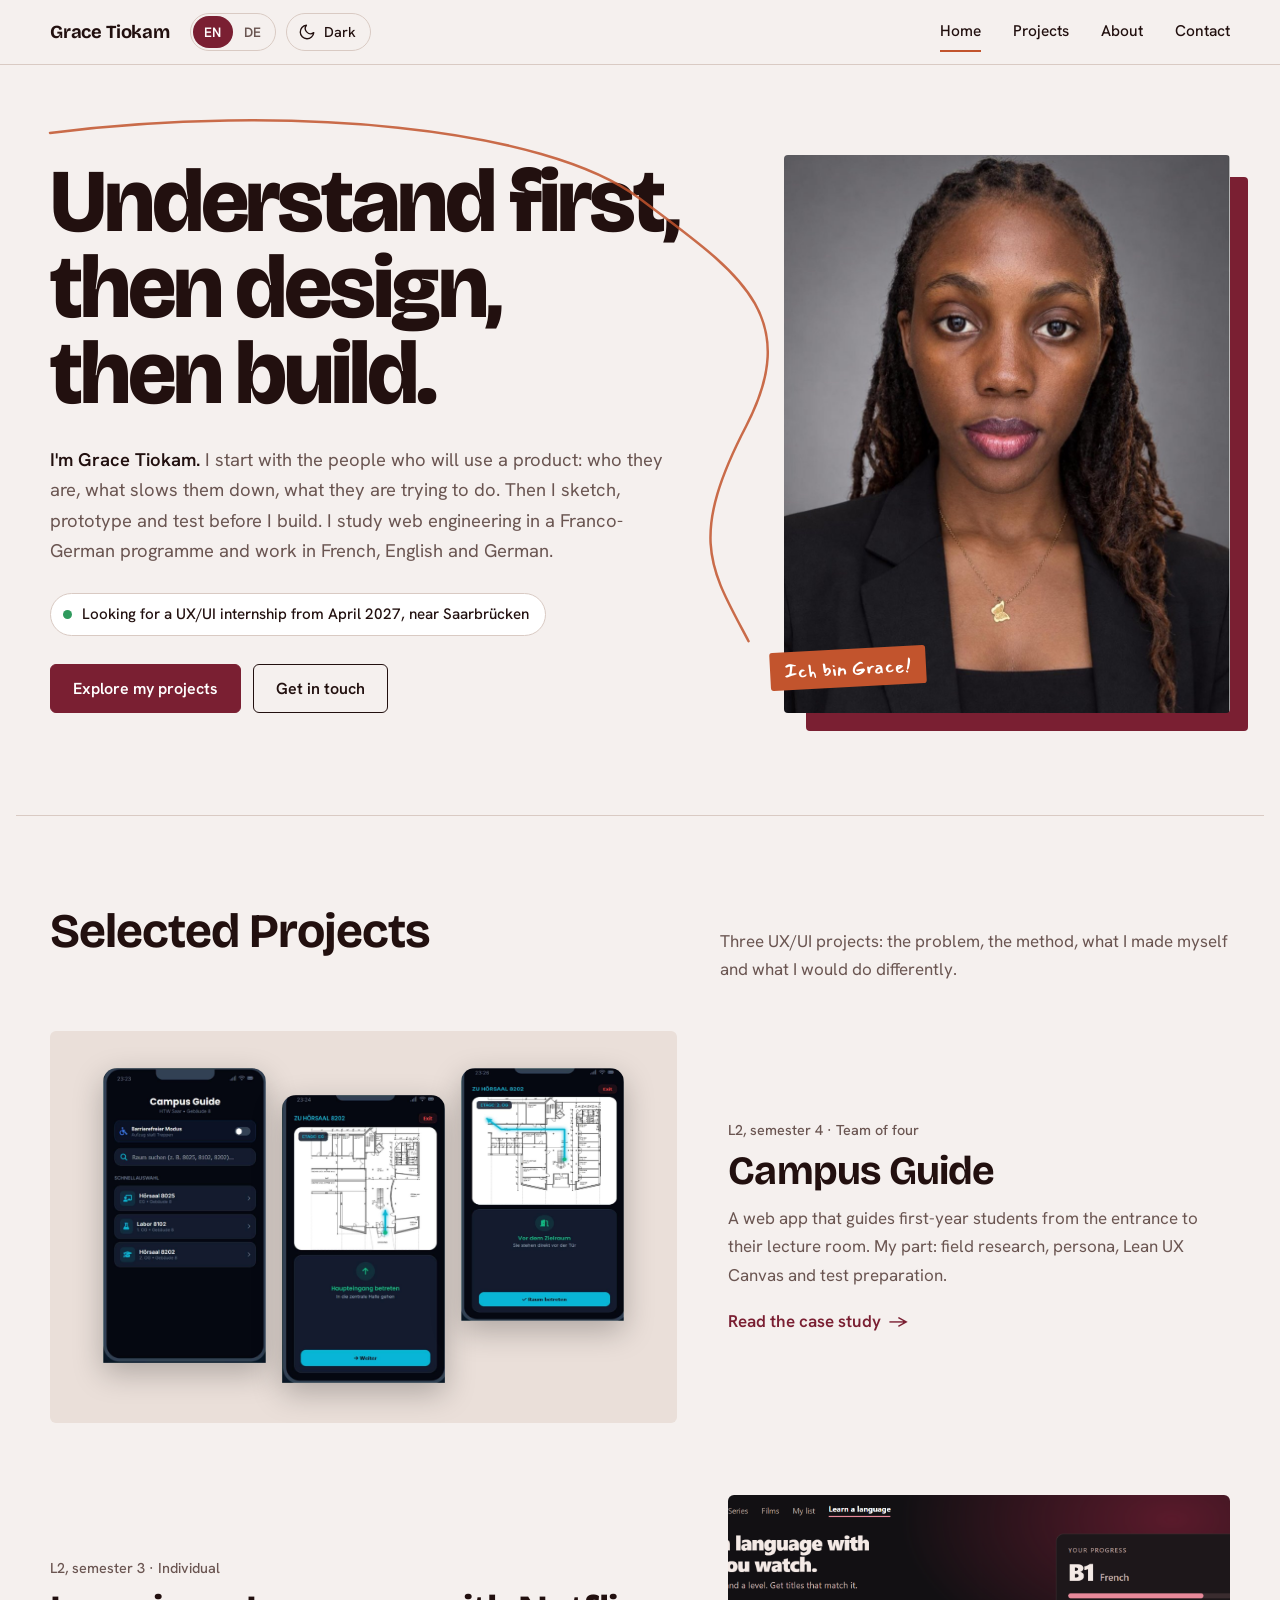
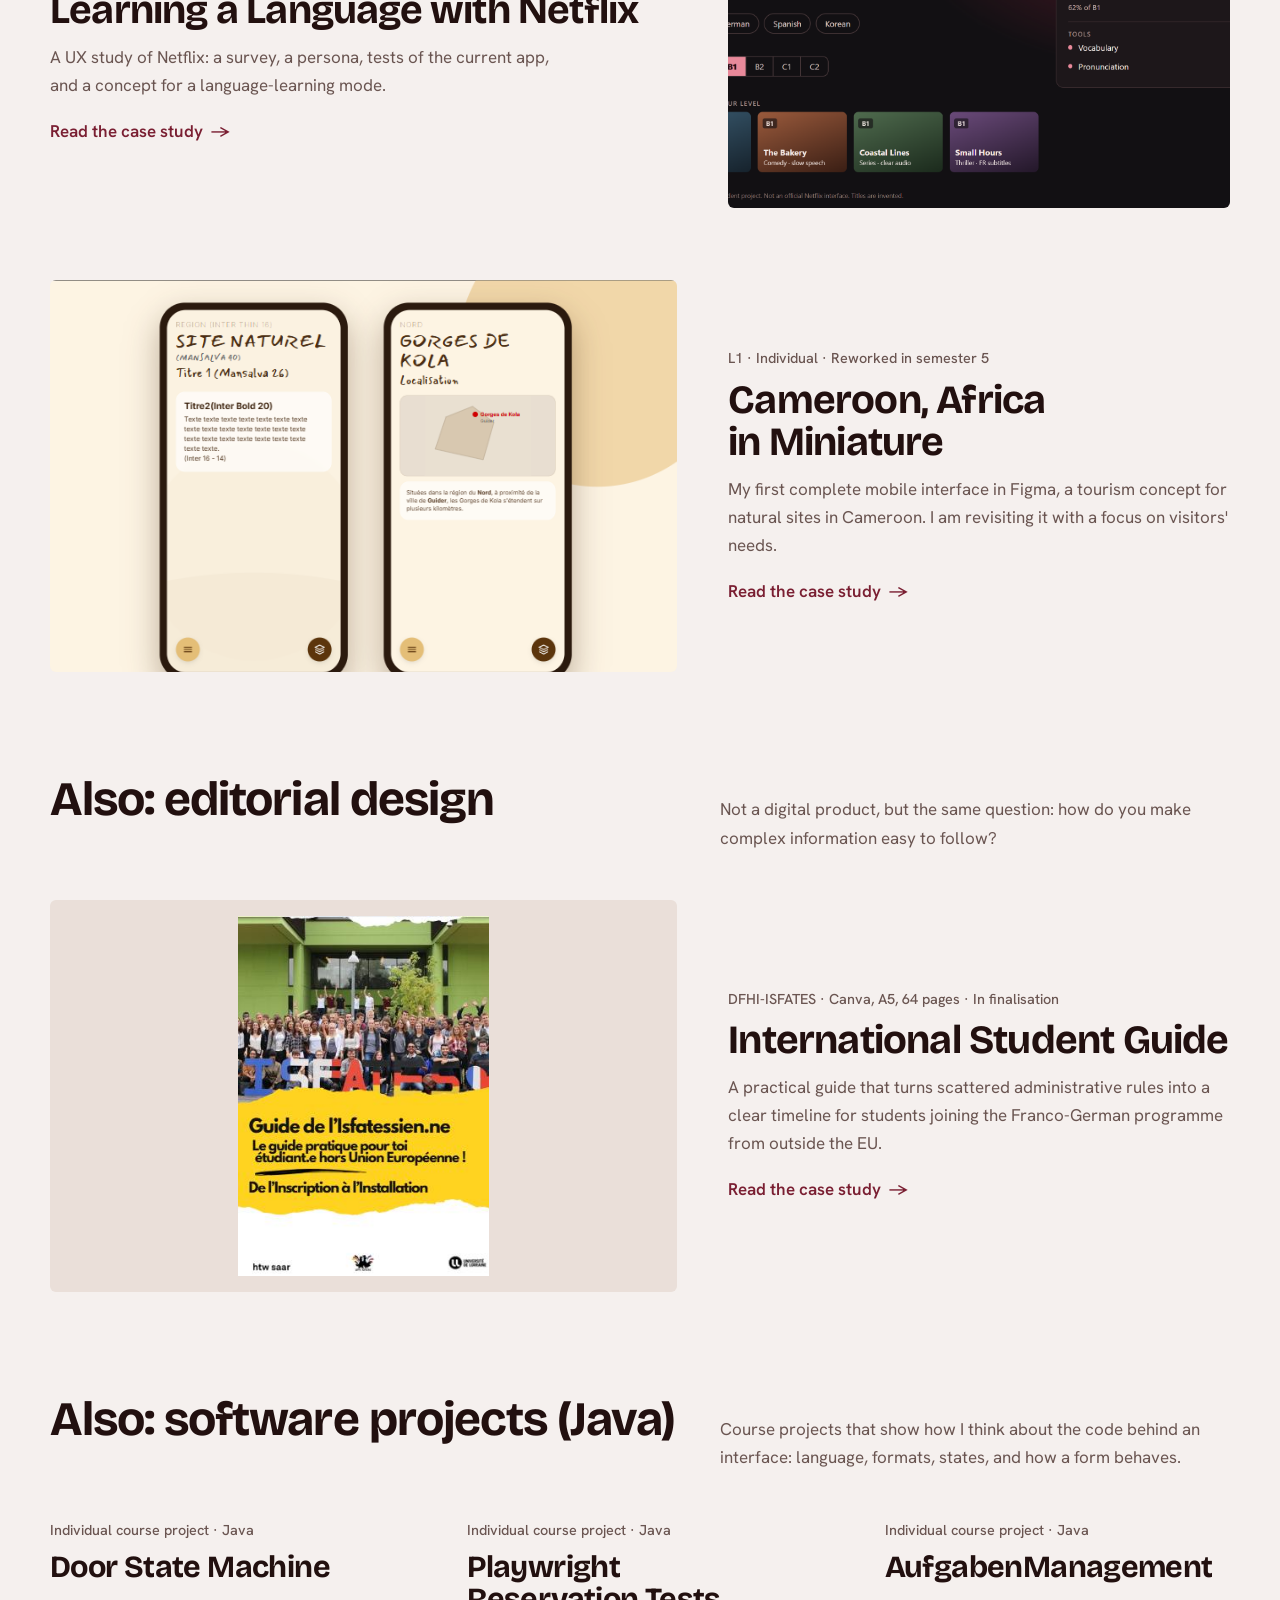
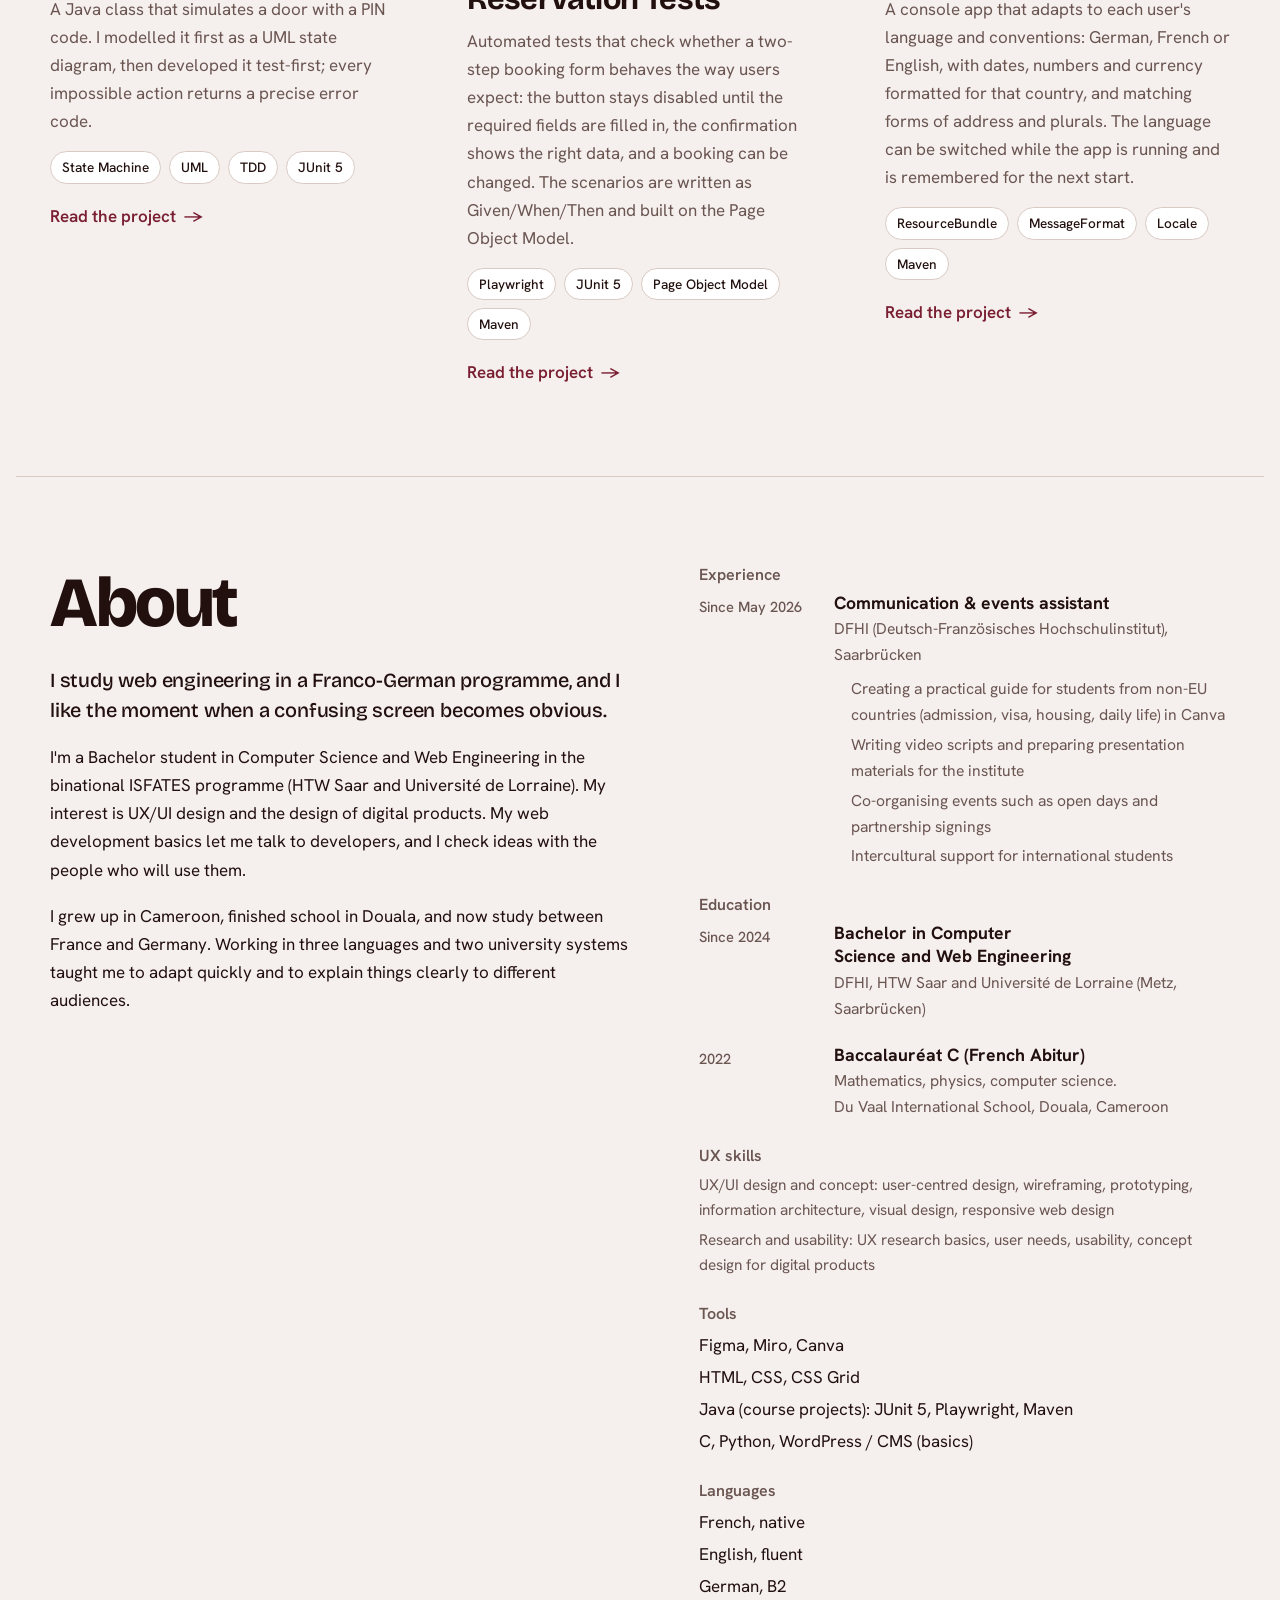
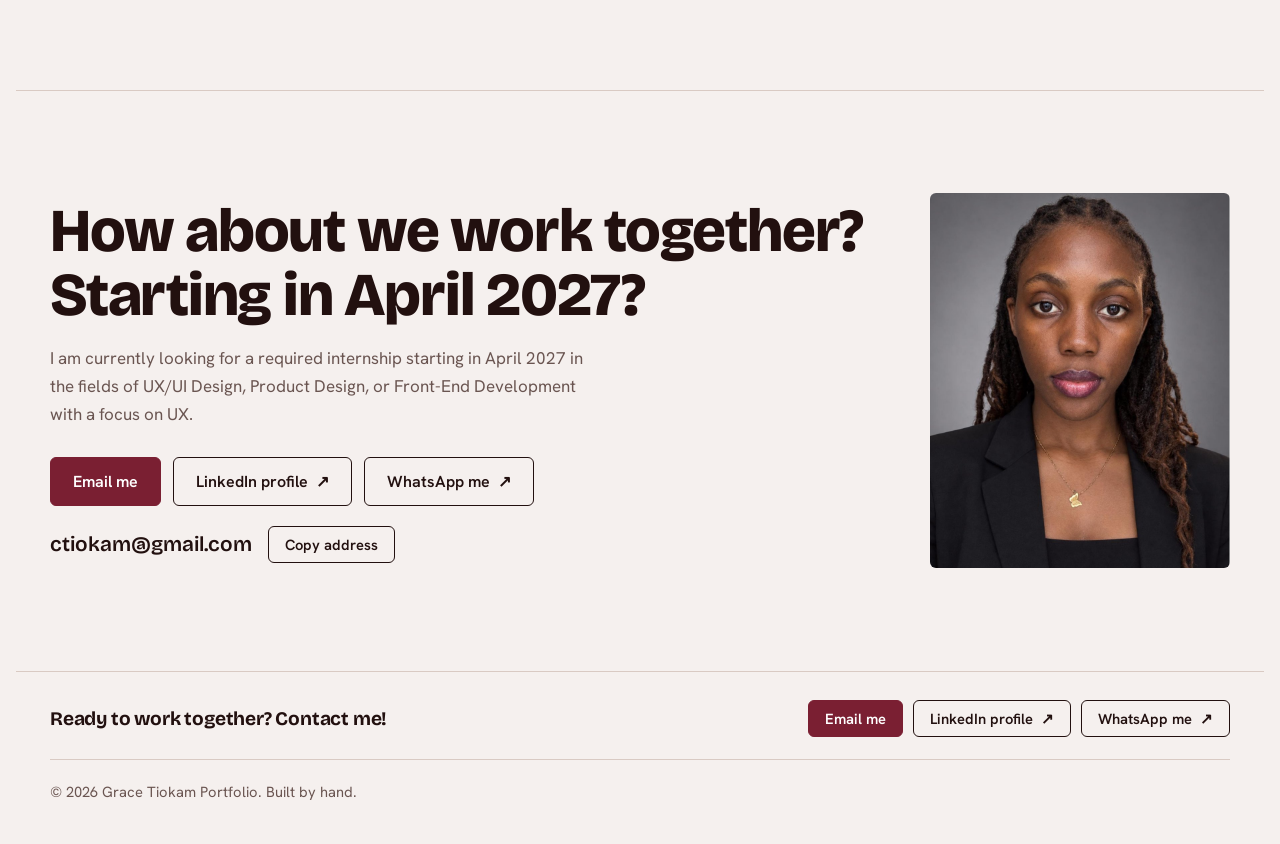
<file: index.html>
<!doctype html>
<html lang="en">
<head>
    <meta charset="utf-8">
    <meta name="viewport" content="width=device-width, initial-scale=1, viewport-fit=cover">
    <meta name="theme-color" content="#7a1f32">
    <title>Grace Tiokam | UX/UI Portfolio</title>
    <meta name="description" content="Grace Tiokam, web engineering student with a UX focus. Case studies in user research, interface design and prototyping. Looking for a UX/UI internship from April 2027.">
    <meta property="og:type" content="website">
    <meta property="og:title" content="Grace Tiokam | UX/UI Portfolio">
    <meta property="og:description" content="Understand first, then design, then build. Case studies in user research, interface design and prototyping.">
    <link rel="icon" href="data:image/svg+xml,%3Csvg xmlns=%27http://www.w3.org/2000/svg%27 viewBox=%270 0 32 32%27%3E%3Crect width=%2732%27 height=%2732%27 rx=%276%27 fill=%27%237a1f32%27/%3E%3Ctext x=%2716%27 y=%2723%27 font-size=%2720%27 font-family=%27Arial%27 font-weight=%27700%27 text-anchor=%27middle%27 fill=%27%23fff%27%3EG%3C/text%3E%3C/svg%3E">
    <link rel="preconnect" href="https://fonts.googleapis.com">
    <link rel="preconnect" href="https://fonts.gstatic.com" crossorigin>
    <link rel="stylesheet" href="https://fonts.googleapis.com/css2?family=Bricolage+Grotesque:opsz,wght@12..96,500;12..96,700;12..96,800&family=Hanken+Grotesk:wght@400;500;600&family=Mansalva&display=swap">
    <link rel="stylesheet" href="assets/css/style.css">
    <style>
        /* Cameroon page: screen template (from cameroon-cover.html), scoped to .desktop-container */
        .desktop-container { width: 100%; max-width: 1280px; margin: 8px auto 40px; font-family: "Inter", "Hanken Grotesk", sans-serif; color: #4a2c14; }
        .desktop-container .computer-frame { background: #2b1a0e; border-radius: clamp(12px, 2vw, 24px); padding: clamp(6px, 1.2vw, 16px) clamp(6px, 1.2vw, 16px) clamp(10px, 1.8vw, 24px); box-shadow: 0 20px 50px rgba(74,44,20,.3); }
        .desktop-container .screen-desktop { background: #fdf4e3; border-radius: clamp(8px, 1.2vw, 14px); padding: clamp(16px, 3.4vw, 40px) clamp(14px, 3.9vw, 50px); display: flex; flex-direction: column; gap: clamp(14px, 2vw, 24px); }
        .desktop-container .font-region { font-family: "Inter", sans-serif; font-weight: 300; font-size: clamp(.8rem, 1.7vw, 1.4rem); letter-spacing: .1em; text-transform: uppercase; color: #7a4a1e; }
        .desktop-container .font-site-naturel { font-family: "Mansalva", cursive; line-height: 1.1; color: #4a2c14; margin-top: 4px; }
        .desktop-container .font-site-naturel.big { font-size: clamp(1.7rem, 4.5vw, 3.6rem); }
        .desktop-container .font-site-naturel.sub { font-size: clamp(1.4rem, 3.3vw, 2.6rem); margin: 0; }
        .desktop-container .font-body { font-family: "Inter", sans-serif; font-weight: 400; font-size: clamp(.78rem, 1.1vw, 1rem); line-height: 1.45; color: #4a2c14; margin: 0; }
        .desktop-container .font-body.lead { font-size: clamp(.8rem, 1.2vw, 1.125rem); line-height: 1.4; }
        .desktop-container .font-body.mb { margin-bottom: 12px; }
        .desktop-container .u { text-decoration: underline; }
        .desktop-container .desktop-body { display: flex; gap: clamp(16px, 3.9vw, 50px); }
        .desktop-container .desktop-left { flex: 1; min-width: 0; }
        .desktop-container .desktop-right { flex: 1.2; min-width: 0; display: flex; flex-direction: column; gap: 16px; }
        .desktop-container .map-box-desktop { width: 100%; aspect-ratio: 500 / 320; background: #eadaa9; border-radius: 12px; overflow: hidden; border: 1px solid #d8ca99; }
        .desktop-container .info-card-desktop { background: #f6e3d4; border-radius: 16px; padding: clamp(12px, 1.7vw, 22px); }
        .desktop-container .desktop-nav-tabs { display: flex; flex-wrap: wrap; gap: clamp(8px, 1.2vw, 16px); align-items: center; }
        .desktop-container .tab-btn { font-family: "Mansalva", cursive; font-size: clamp(.9rem, 1.7vw, 1.375rem); padding: clamp(8px, 1vw, 12px) clamp(14px, 2.5vw, 32px); border-radius: 999px; background: #e6be79; color: #4a2c14; border: none; cursor: default; }
        .desktop-container .tab-btn.active { background: #cb8000; color: #fff; }
        .desktop-container .circle-btn { width: clamp(40px, 4.7vw, 60px); height: clamp(40px, 4.7vw, 60px); margin-left: auto; border-radius: 50%; background: #5c350c; color: #fff; display: flex; align-items: center; justify-content: center; }
        @media (max-width: 640px) { .desktop-container .desktop-body { flex-direction: column; } .desktop-container .circle-btn { display: none; } }
    </style>
    <script>
        /* set theme before paint to avoid a flash */
        try { var s = localStorage.getItem('theme'); if (s) document.documentElement.setAttribute('data-theme', s); } catch (e) {}
    </script>
</head>
<body>
<a class="sr" href="#projects" data-i18n="skip">Skip to projects</a>

<header class="top">
    <div class="wrap">
        <a class="brand" href="#home">Grace Tiokam</a>
        <div class="controls">
            <div class="lang" role="group" aria-label="Language" data-i18n-aria="lang.label">
                <button type="button" data-lang="en" aria-pressed="true" lang="en" aria-label="English">EN</button>
                <button type="button" data-lang="de" aria-pressed="false" lang="de" aria-label="Deutsch">DE</button>
            </div>
            <button class="theme" id="theme" type="button" aria-label="Switch to dark mode">
                <svg class="ico-moon" viewBox="0 0 24 24" width="18" height="18" fill="none" stroke="currentColor" stroke-width="1.8" stroke-linecap="round" stroke-linejoin="round" aria-hidden="true"><path d="M21 12.8A9 9 0 1 1 11.2 3a7 7 0 0 0 9.8 9.8z"/></svg>
                <svg class="ico-sun" viewBox="0 0 24 24" width="18" height="18" fill="none" stroke="currentColor" stroke-width="1.8" stroke-linecap="round" stroke-linejoin="round" aria-hidden="true"><circle cx="12" cy="12" r="4"/><path d="M12 2v2M12 20v2M4.9 4.9l1.4 1.4M17.7 17.7l1.4 1.4M2 12h2M20 12h2M4.9 19.1l1.4-1.4M17.7 6.3l1.4-1.4"/></svg>
                <span class="theme-label" id="theme-label">Dark</span>
            </button>
        </div>
        <nav class="nav" aria-label="Main" data-i18n-aria="nav.label">
            <a href="#home" data-i18n="nav.home">Home</a>
            <a href="#projects" data-i18n="nav.projects">Projects</a>
            <a href="#about" data-i18n="nav.about">About</a>
            <a href="#contact" data-i18n="nav.contact">Contact</a>
        </nav>
    </div>
</header>

<main id="main">
    <!-- ================= HOME ================= -->
    <div class="view" id="view-home">
        <section class="hero" id="home">
            <div class="wrap hero-grid">
                <svg class="route" viewBox="0 0 1000 1000" preserveAspectRatio="none" aria-hidden="true">
                    <path d="M0 30 C 200 -20, 420 20, 500 140 S 640 330, 590 520 S 560 760, 592 880"/>
                </svg>
                <div>
                    <h1 data-i18n="hero.h1">Understand first, then design, then build.</h1>
                    <p class="lede" data-i18n="hero.lede"><strong>I'm Grace Tiokam.</strong> I start with the people who will use a product: who they are, what slows them down, what they are trying to do. Then I sketch, prototype and test before I build. I study web engineering in a Franco-German programme and work in French, English and German.</p>
                    <p class="status"><i aria-hidden="true"></i><span data-i18n="hero.status">Looking for a UX/UI internship from April 2027, near Saarbrücken</span></p>
                    <div class="cta-row">
                        <a class="btn" href="#projects" data-i18n="hero.cta">Explore my projects</a>
                        <a class="btn ghost" href="#contact" data-i18n="hero.cta2">Get in touch</a>
                    </div>
                </div>
                <figure class="portrait">
                    <img src="assets/img/grace.jpg" width="900" height="1156" alt="Portrait of Grace Tiokam in a black blazer against a grey background" data-i18n-alt="hero.alt" fetchpriority="high">
                    <figcaption><span lang="de">Ich bin Grace!</span></figcaption>
                </figure>
            </div>
        </section>

        <section class="sec" id="projects">
            <div class="wrap">
                <div class="sec-head">
                    <h2 data-i18n="pr.h2">Selected Projects</h2>
                    <p data-i18n="pr.sub">Three UX/UI projects: the problem, the method, what I made myself and what I would do differently.</p>
                </div>
                <div class="works">
                    <a class="work" href="#campus-guide">
                        <div class="work-media"><div class="phones">
                            <img src="assets/img/cg-home.jpg" width="772" height="1393" alt="Campus Guide start screen with room search" data-i18n-alt="cg.alt1" loading="lazy">
                            <img src="assets/img/cg-route.jpg" width="769" height="1357" alt="Campus Guide route drawn on a floor plan" data-i18n-alt="cg.alt2" loading="lazy">
                            <img src="assets/img/cg-arrive.jpg" width="792" height="1226" alt="Campus Guide screen shown in front of the target room" data-i18n-alt="cg.alt3" loading="lazy">
                        </div></div>
                        <div>
                            <p class="work-meta" data-i18n="pr.cg.meta">L2, semester 4 · Team of four</p>
                            <h3><span data-i18n="cg.title">Campus Guide</span></h3>
                            <p class="sum" data-i18n="pr.cg.sum">A web app that guides first-year students from the entrance to their lecture room. My part: field research, persona, Lean UX Canvas and test preparation.</p>
                            <span class="go"><span data-i18n="pr.read">Read the case study</span> <span class="arr" aria-hidden="true">→</span></span>
                        </div>
                    </a>
                    <a class="work" href="#netflix">
                        <div class="work-media"><img src="assets/img/nf-concept.png" width="1600" height="1000" alt="Concept visual of a Learn a language area with language, level, matching titles and a progress card" data-i18n-alt="nf.alt.concept" loading="lazy"></div>
                        <div>
                            <p class="work-meta" data-i18n="pr.nf.meta">L2, semester 3 · Individual</p>
                            <h3><span data-i18n="nf.title">Learning a Language with Netflix</span></h3>
                            <p class="sum" data-i18n="pr.nf.sum">A UX study of Netflix: a survey, a persona, tests of the current app, and a concept for a language-learning mode.</p>
                            <span class="go"><span data-i18n="pr.read">Read the case study</span> <span class="arr" aria-hidden="true">→</span></span>
                        </div>
                    </a>
                    <a class="work" href="#cameroon">
                        <div class="work-media cover-cm"><img src="assets/img/cm-cover.png" width="1600" height="1000" alt="Illustration of two phone screens showing stylised Cameroonian landscapes with four section tabs" data-i18n-alt="cm.alt.cover" loading="lazy"></div>
                        <div>
                            <p class="work-meta" data-i18n="pr.cm.meta">L1 · Individual · Reworked in semester 5</p>
                            <h3><span data-i18n="cm.title">Cameroon, Africa in Miniature</span></h3>
                            <p class="sum" data-i18n="pr.cm.sum">My first complete mobile interface in Figma, a tourism concept for natural sites in Cameroon. I am revisiting it with a focus on visitors' needs.</p>
                            <span class="go"><span data-i18n="pr.read">Read the case study</span> <span class="arr" aria-hidden="true">→</span></span>
                        </div>
                    </a>
                </div>

                <div class="sec-head sub-head">
                    <h2 data-i18n="pr.also">Also: editorial design</h2>
                    <p data-i18n="pr.also.sub">Not a digital product, but the same question: how do you make complex information easy to follow?</p>
                </div>
                <div class="works">
                    <a class="work" href="#student-guide">
                        <div class="work-media contain"><img src="assets/img/guide-cover.jpg" width="297" height="427" alt="Guide cover: title, subtitle and logos of the partner institutions over a group photo of students" data-i18n-alt="sg.alt.cover" loading="lazy"></div>
                        <div>
                            <p class="work-meta" data-i18n="pr.sg.meta">DFHI-ISFATES · Canva, A5, 64 pages · In finalisation</p>
                            <h3><span data-i18n="sg.title">International Student Guide</span></h3>
                            <p class="sum" data-i18n="pr.sg.sum">A practical guide that turns scattered administrative rules into a clear timeline for students joining the Franco-German programme from outside the EU.</p>
                            <span class="go"><span data-i18n="pr.read">Read the case study</span> <span class="arr" aria-hidden="true">→</span></span>
                        </div>
                    </a>
                </div>

                <div class="sec-head sub-head">
                    <h2 data-i18n="pr.java">Also: software projects (Java)</h2>
                    <p data-i18n="pr.java.sub">Course projects that show how I think about the code behind an interface: language, formats, states, and how a form behaves.</p>
                </div>
                <div class="works compact">
                    <article class="work">
                        <div>
                            <p class="work-meta" data-i18n="pr.java.meta">Individual course project · Java</p>
                            <h3 id="card-door"><span data-i18n="dr.title">Door State Machine</span></h3>
                            <p class="sum" data-i18n="pr.dr.sum">A Java class that simulates a door with a PIN code. I modelled it first as a UML state diagram, then developed it test-first; every impossible action returns a precise error code.</p>
                            <ul class="tags tag-links" aria-label="Door State Machine: topics" data-i18n-aria="dr.title.topics"><li><a href="#door/state-machine" data-i18n="sw.sm">State Machine</a></li><li><a href="#door/uml">UML</a></li><li><a href="#door/tdd">TDD</a></li><li><a href="#door/junit">JUnit 5</a></li></ul>
                            <a class="go stretched" href="#door" aria-describedby="card-door"><span data-i18n="pr.readsw">Read the project</span> <span class="arr" aria-hidden="true">→</span></a>
                        </div>
                    </article>
                    <article class="work">
                        <div>
                            <p class="work-meta" data-i18n="pr.java.meta">Individual course project · Java</p>
                            <h3 id="card-playwright-tests"><span data-i18n="pw.title">Playwright Reservation Tests</span></h3>
                            <p class="sum" data-i18n="pr.pw.sum">Automated tests that check whether a two-step booking form behaves the way users expect: the button stays disabled until the required fields are filled in, the confirmation shows the right data, and a booking can be changed. The scenarios are written as Given/When/Then and built on the Page Object Model.</p>
                            <ul class="tags tag-links" aria-label="Playwright Reservation Tests: topics" data-i18n-aria="pw.title.topics"><li><a href="#playwright-tests/playwright">Playwright</a></li><li><a href="#playwright-tests/junit">JUnit 5</a></li><li><a href="#playwright-tests/page-object-model">Page Object Model</a></li><li><a href="#playwright-tests/maven">Maven</a></li></ul>
                            <a class="go stretched" href="#playwright-tests" aria-describedby="card-playwright-tests"><span data-i18n="pr.readsw">Read the project</span> <span class="arr" aria-hidden="true">→</span></a>
                        </div>
                    </article>
                    <article class="work">
                        <div>
                            <p class="work-meta" data-i18n="pr.java.meta">Individual course project · Java</p>
                            <h3 id="card-aufgabenmanagement"><span data-i18n="am.title">Aufgaben<wbr>Management</span></h3>
                            <p class="sum" data-i18n="pr.am.sum">A console app that adapts to each user's language and conventions: German, French or English, with dates, numbers and currency formatted for that country, and matching forms of address and plurals. The language can be switched while the app is running and is remembered for the next start.</p>
                            <ul class="tags tag-links" aria-label="AufgabenManagement: topics" data-i18n-aria="am.title.topics"><li><a href="#aufgabenmanagement/resourcebundle">ResourceBundle</a></li><li><a href="#aufgabenmanagement/messageformat">MessageFormat</a></li><li><a href="#aufgabenmanagement/locale">Locale</a></li><li><a href="#aufgabenmanagement/maven">Maven</a></li></ul>
                            <a class="go stretched" href="#aufgabenmanagement" aria-describedby="card-aufgabenmanagement"><span data-i18n="pr.readsw">Read the project</span> <span class="arr" aria-hidden="true">→</span></a>
                        </div>
                    </article>
                </div>
            </div>
        </section>

        <section class="sec" id="about">
            <div class="wrap about-grid">
                <div class="about-text">
                    <h2 class="big" data-i18n="ab.h2">About</h2>
                    <p data-i18n="ab.p1">I study web engineering in a Franco-German programme, and I like the moment when a confusing screen becomes obvious.</p>
                    <p data-i18n="ab.p2">I'm a Bachelor student in Computer Science and Web Engineering in the binational ISFATES programme (HTW Saar and Université de Lorraine). My interest is UX/UI design and the design of digital products. My web development basics let me talk to developers, and I check ideas with the people who will use them.</p>
                    <p data-i18n="ab.p3">I grew up in Cameroon, finished school in Douala, and now study between France and Germany. Working in three languages and two university systems taught me to adapt quickly and to explain things clearly to different audiences.</p>
                </div>
                <div class="kv">
                    <div>
                        <h3 data-i18n="ab.exp">Experience</h3>
                        <div class="timeline">
                            <div class="tl-item">
                                <div class="tl-date" data-i18n="ab.exp.date">Since May 2026</div>
                                <div>
                                    <h4 data-i18n="ab.exp.role">Communication &amp; events assistant</h4>
                                    <p data-i18n="ab.exp.org">DFHI (Deutsch-Französisches Hochschulinstitut), Saarbrücken</p>
                                    <ul>
                                        <li data-i18n="ab.exp.b1">Creating a practical guide for students from non-EU countries (admission, visa, housing, daily life) in Canva</li>
                                        <li data-i18n="ab.exp.b2">Writing video scripts and preparing presentation materials for the institute</li>
                                        <li data-i18n="ab.exp.b3">Co-organising events such as open days and partnership signings</li>
                                        <li data-i18n="ab.exp.b4">Intercultural support for international students</li>
                                    </ul>
                                </div>
                            </div>
                        </div>
                    </div>
                    <div>
                        <h3 data-i18n="ab.edu">Education</h3>
                        <div class="timeline">
                            <div class="tl-item">
                                <div class="tl-date" data-i18n="ab.edu.d1">Since 2024</div>
                                <div>
                                    <h4 data-i18n="ab.edu.t1">Bachelor in Computer Science and Web Engineering</h4>
                                    <p data-i18n="ab.edu.o1">DFHI, HTW Saar and Université de Lorraine (Metz, Saarbrücken)</p>
                                </div>
                            </div>
                            <div class="tl-item">
                                <div class="tl-date">2022</div>
                                <div>
                                    <h4 data-i18n="ab.edu.t2">Baccalauréat C (French Abitur)</h4>
                                    <p data-i18n="ab.edu.o2">Mathematics, physics, computer science. <br/> Du Vaal International School, Douala, Cameroon</p>
                                </div>
                            </div>
                        </div>
                    </div>
                    <div>
                        <h3 data-i18n="ab.ux">UX skills</h3>
                        <ul class="small">
                            <li data-i18n="ab.ux.1">UX/UI design and concept: user-centred design, wireframing, prototyping, information architecture, visual design, responsive web design</li>
                            <li data-i18n="ab.ux.2">Research and usability: UX research basics, user needs, usability, concept design for digital products</li>
                        </ul>
                    </div>
                    <div>
                        <h3 data-i18n="ab.tools">Tools</h3>
                        <ul><li data-i18n="ab.tools.1">Figma, Miro, Canva</li><li data-i18n="ab.tools.2">HTML, CSS, CSS Grid</li><li data-i18n="ab.tools.3">Java (course projects): JUnit 5, Playwright, Maven</li><li data-i18n="ab.tools.4">C, Python, WordPress / CMS (basics)</li></ul>
                    </div>
                    <div>
                        <h3 data-i18n="ab.lang">Languages</h3>
                        <ul><li data-i18n="ab.lang.1">French, native</li><li data-i18n="ab.lang.2">English, fluent</li><li data-i18n="ab.lang.3">German, B2</li></ul>
                    </div>
                </div>
            </div>
        </section>

        <section class="contact" id="contact">
            <div class="wrap contact-grid">
                <div class="contact-main">
                    <h2 data-i18n="ct.h2">How about we work together? <br/>Starting in April 2027?</h2>
                    <p class="lead" data-i18n="ct.lead">I am currently looking for a required internship starting in April 2027 in the fields of UX/UI Design, Product Design, or Front-End Development with a focus on UX.</p>
                    <div class="cta-row">
                        <a class="btn" data-mail href="mailto:ctiokam@gmail.com" data-i18n="ct.mail">Email me</a>
                        <a class="btn ghost" href="https://www.linkedin.com/in/grace-cardle-tiokam-368056360" target="_blank" rel="noopener"><span data-i18n="ct.li">LinkedIn profile</span><span class="sr" data-i18n="ext.new"> (opens in a new tab)</span> ↗</a>
                        <a class="btn ghost" href="https://wa.me/33667412635" target="_blank" rel="noopener"><span data-i18n="ct.wa">WhatsApp me</span><span class="sr" data-i18n="ext.new"> (opens in a new tab)</span> ↗</a>
                    </div>
                    <div class="mail-line">
                        <code id="email">ctiokam@gmail.com</code>
                        <button class="btn ghost small" type="button" id="copy" data-i18n="ct.copy">Copy address</button>
                        <span class="sr" role="status" id="copy-status"></span>
                    </div>
                </div>
                <figure class="contact-photo">
                    <img src="assets/img/grace.jpg" width="900" height="1156" alt="Portrait of Grace Tiokam in a black blazer against a grey background" data-i18n-alt="hero.alt" loading="lazy">
                </figure>
            </div>
        </section>
    </div>

    <!-- ================= CAMPUS GUIDE ================= -->
    <article class="view" id="view-campus-guide" hidden>
        <div class="wrap case-head">
            <div class="pos">
                <a class="back" href="#projects">← <span data-i18n="cs.all">All projects</span></a>
                <span class="count" data-i18n="cg.pos">Project 1 of 3</span>
            </div>
            <h1 data-i18n="cg.title">Campus Guide</h1>
            <p class="dek" data-i18n="cg.dek">A web app that guides first-year students from the entrance to their lecture room, tested with students on campus.</p>
            <dl class="facts">
                <div><dt data-i18n="f.context">Context</dt><dd data-i18n="cg.f.context">Elective module User Experience Engineering, HTW Saar. L2, semester 4</dd></div>
                <div><dt data-i18n="f.type">Type</dt><dd data-i18n="cg.f.type">Academic team project, four students</dd></div>
                <div><dt data-i18n="f.role">My part</dt><dd data-i18n="cg.f.role">User research, persona, Lean UX Canvas, MVP analysis, test preparation</dd></div>
                <div><dt data-i18n="f.tools">Tools</dt><dd data-i18n="cg.f.tools">Paper prototype, HTML/CSS/JavaScript prototype (by a teammate), GitHub Pages</dd></div>
            </dl>
            <nav class="chips" aria-label="In this case study" data-i18n-aria="cs.jump">
                <a href="#campus-guide/user-research" data-i18n="chip.research">User Research</a>
                <a href="#campus-guide/persona" data-i18n="chip.persona">Persona</a>
                <a href="#campus-guide/ideation" data-i18n="chip.ideation">Ideation</a>
                <a href="#campus-guide/wireframes" data-i18n="chip.wireframes">Wireframes</a>
                <a href="#campus-guide/prototype" data-i18n="chip.prototype">Prototype</a>
                <a href="#campus-guide/usability-test" data-i18n="chip.test">Usability Test</a>
                <a href="#campus-guide/reflection" data-i18n="chip.reflection">Reflection</a>
            </nav>
        </div>
        <div class="wrap">
            <section class="story" id="campus-guide-overview"><h2 data-i18n="s.overview">Overview</h2><div class="body">
                <p data-i18n="cg.ov.1">In the elective module User Experience Engineering, our team of four picked a problem we knew from experience: finding rooms on the Alt-Saarbrücken campus of HTW Saar. Some of us had been late to class because of it.</p>
                <p data-i18n="cg.ov.2">The report and the prototype are in German.</p>
            </div></section>

            <section class="story" id="campus-guide-problem"><h2 data-i18n="s.problem">Problem</h2><div class="body">
                <p data-i18n="cg.pb.1">Students, mostly first-years, lose time and arrive late because the campus is hard to read: confusing building numbers, an unclear structure and little signage. The first weeks are the hardest, and breaks of 15 minutes leave no time for detours.</p>
            </div></section>

            <section class="story" id="campus-guide-goals"><h2 data-i18n="s.goals">Goals</h2><div class="body">
                <ul>
                    <li data-i18n="cg.g.1">Business goal in our Lean UX Canvas: raise punctuality by 5% by the next semester start. It is a target we set, not a measured result.</li>
                    <li data-i18n="cg.g.2">MVP limited to Building 8 so that floor plans stay readable on a phone.</li>
                    <li data-i18n="cg.g.3">Core features: room search, building display, route from the main entrance to the room.</li>
                </ul>
            </div></section>

            <section class="story" id="campus-guide-role"><h2 data-i18n="s.role">My role and the team</h2><div class="body">
                <p data-i18n="cg.role.1">We were four students and shared the work. The table separates what I did from what the team did.</p>
                <div class="table-wrap"><table>
                    <thead><tr><th data-i18n="cg.role.th1">What</th><th data-i18n="cg.role.th2">Who</th></tr></thead>
                    <tbody>
                    <tr><td data-i18n="cg.role.r1">Field research with 15 students, persona, Lean UX Canvas, MVP analysis</td><td data-i18n="cg.role.w1">I worked on these, with the team</td></tr>
                    <tr><td data-i18n="cg.role.r2">Test script (14 steps) and preparation of the usability test</td><td data-i18n="cg.role.w2">I prepared it together with a teammate</td></tr>
                    <tr><td data-i18n="cg.role.r3">Brainstorming, choice of concept, paper prototype, wireframes</td><td data-i18n="cg.role.w3">The whole team</td></tr>
                    <tr><td data-i18n="cg.role.r4">Interactive HTML/CSS/JavaScript prototype</td><td data-i18n="cg.role.w4">Mainly my teammate Wahiba Sebia. I did not code it.</td></tr>
                    </tbody></table></div>
            </div></section>

            <section class="story" id="campus-guide-user-research"><h2 data-i18n="s.research">User research</h2><div class="body">
                <p data-i18n="cg.ur.1">We observed and interviewed 15 students on campus, mostly first-years, who have the most trouble with first orientation. We interviewed without a fixed script so we could adapt questions to the place, then sorted and counted the answers.</p>
                <div class="table-wrap"><table>
                    <thead><tr><th data-i18n="cg.ur.th1">Problem named</th><th data-i18n="cg.ur.th2">Mentions</th></tr></thead>
                    <tbody>
                    <tr><td data-i18n="cg.ur.r1">Confusing building numbering</td><td class="n">5</td></tr>
                    <tr><td data-i18n="cg.ur.r2">Unclear building structure</td><td class="n">3</td></tr>
                    <tr><td data-i18n="cg.ur.r3">Insufficient signage</td><td class="n">2</td></tr>
                    <tr><td data-i18n="cg.ur.r4">No ramps at some entrances</td><td class="n">2</td></tr>
                    <tr><td data-i18n="cg.ur.r5">Broken car park display</td><td class="n">2</td></tr>
                    <tr><td data-i18n="cg.ur.r6">Long distance between rooms in short breaks</td><td class="n">1</td></tr>
                    </tbody></table></div>
                <p data-i18n="cg.ur.2">We focused on the orientation problems (numbering, building structure and signage) and set aside ramps, parking and break length for a later round.</p>
            </div></section>

            <section class="story" id="campus-guide-persona"><h2 data-i18n="s.persona">Persona</h2><div class="body">
                <p data-i18n="cg.pe.1">Our key persona, Emma, is a first-semester student who wants to arrive on time because some lecturers do not admit latecomers. She drives, parks, and finds her way with her phone. Her key need: know quickly which building her next room is in and how to get there, because breaks of 15 minutes leave no time for detours.</p>
            </div></section>

            <section class="story" id="campus-guide-ideation"><h2 data-i18n="s.ideation">Ideation</h2><div class="body">
                <p data-i18n="cg.id.1">We brainstormed in a group chat so that team members who were ill could take part. We allowed deliberately absurd ideas, such as a robot dog that walks ahead, smart glasses and drones. They raised the number of ideas and lowered inhibitions. The text chat made clustering hard, so a shared visual board would have worked better.</p>
                <p data-i18n="cg.id.2">We combined a room finder with route search and QR codes, because it works on the phone students already have.</p>
            </div></section>

            <section class="story" id="campus-guide-wireframes"><h2 data-i18n="s.wireframes">Wireframes</h2><div class="body">
                <p data-i18n="cg.wf.1">The team sketched wireframes and a paper prototype with the QR code as the starting point.</p>
                <figure class="fig"><img src="assets/img/cg-wire.png" width="1200" height="311" alt="Three sketched wireframes: room search, building plan and route, room found" data-i18n-alt="cg.wf.alt" loading="lazy"><figcaption data-i18n="cg.wf.cap">Wireframes: search, route, arrival. Placeholder example (Building 1, room 203); the MVP covers Building 8.</figcaption></figure>
                <figure class="fig" style="max-width:340px"><img src="assets/img/cg-paper.jpg" width="1200" height="1600" alt="Hand-drawn paper prototype showing three floors with a red route and a handwritten you-are-here marker" data-i18n-alt="cg.paper.alt" loading="lazy"><figcaption data-i18n="cg.paper.cap">Paper prototype with the QR starting point.</figcaption></figure>
            </div></section>

            <section class="story" id="campus-guide-prototype"><h2 data-i18n="s.prototype">Prototype</h2><div class="body">
                <div class="fig-row phones3">
                    <img src="assets/img/cg-home.jpg" width="772" height="1393" alt="Campus Guide start screen with room search and an accessible mode switch" data-i18n-alt="cg.alt1b" loading="lazy">
                    <img src="assets/img/cg-route.jpg" width="769" height="1357" alt="Route drawn in cyan on the ground floor plan with an instruction to take the stairs" data-i18n-alt="cg.alt2b" loading="lazy">
                    <img src="assets/img/cg-arrive.jpg" width="792" height="1226" alt="Final screen: you are standing in front of room 8202" data-i18n-alt="cg.alt3b" loading="lazy">
                </div>
                <p class="note" data-i18n="cg.pt.cap">The high-fidelity MVP: search, route with an arrow, step-by-step text. The interface is in German.</p>
                <ol>
                    <li data-i18n="cg.pt.1">Scan a QR code at the entrance of Building 8. The main entrance becomes the fixed starting point, with no install and no sign-up.</li>
                    <li data-i18n="cg.pt.2">Type a room number. Suggestions appear while typing and the right floor plan opens.</li>
                    <li data-i18n="cg.pt.3">Follow a bright line with an arrowhead, with text steps such as "Take the stairs up two floors".</li>
                    <li data-i18n="cg.pt.4">Switch on the accessible mode to route through the elevator instead of the stairs.</li>
                    <li data-i18n="cg.pt.5">See a success screen at the door.</li>
                </ol>
                <p data-i18n="cg.pt.6">The prototype is plain HTML, CSS and JavaScript with the route drawn on a canvas. There is no backend, so it loads fast on campus Wi-Fi.</p>
            </div></section>

            <section class="story" id="campus-guide-usability-test"><h2 data-i18n="s.test">Usability test</h2><div class="body">
                <p data-i18n="cg.ut.1">We tested the prototype with four students at the entrance of Building 8, using think-aloud and a SUS questionnaire. They started from the QR code, found a room, followed the route to another floor, and tried the accessible mode.</p>
                <div class="stats">
                    <div class="stat"><b>87.5</b><span data-i18n="cg.ut.s1">average SUS score (85, 90, 85, 90)</span></div>
                    <div class="stat"><b>5 / 5</b><span data-i18n="cg.ut.s2">ease of starting with the QR code</span></div>
                    <div class="stat"><b>5 / 5</b><span data-i18n="cg.ut.s3">speed of the room search</span></div>
                    <div class="stat"><b>4.2 / 5</b><span data-i18n="cg.ut.s4">clarity of the route on the plans</span></div>
                </div>
                <h3 data-i18n="cg.ut.h">Three problems, three changes</h3>
                <div class="table-wrap"><table>
                    <thead><tr><th data-i18n="cg.ut.th1">Observed</th><th data-i18n="cg.ut.th2">Priority</th><th data-i18n="cg.ut.th3">Change</th></tr></thead>
                    <tbody>
                    <tr><td data-i18n="cg.ut.r1">Unclear where the route starts</td><td data-i18n="pri.high">High</td><td data-i18n="cg.ut.c1">The main entrance is a fixed, marked starting point</td></tr>
                    <tr><td data-i18n="cg.ut.r2">Dashed line hard to follow</td><td data-i18n="pri.high">High</td><td data-i18n="cg.ut.c2">Solid cyan line with an arrowhead at the room</td></tr>
                    <tr><td data-i18n="cg.ut.r3">Plan alone not enough at floor changes</td><td data-i18n="pri.med">Medium</td><td data-i18n="cg.ut.c3">Step-by-step text instructions with icons</td></tr>
                    </tbody></table></div>
            </div></section>

            <section class="story" id="campus-guide-try"><h2 data-i18n="s.try">Try the prototype</h2><div class="body">
                <p data-i18n="cg.try.1">The interactive prototype was mainly built by my teammate Wahiba Sebia and is hosted on GitHub Pages. It opens in a new tab. The interface is in German and works best on a phone or in a narrow window.</p>
                <div class="cta-row" style="margin:0">
                    <a class="btn" href="https://GraceTiokam.github.io/campus-guide/" target="_blank" rel="noopener"><span data-i18n="cg.try.b1">Open the interactive prototype</span><span class="sr" data-i18n="ext.new"> (opens in a new tab)</span> ↗</a>
                    <a class="btn ghost" href="https://github.com/GraceTiokam/campus-guide" target="_blank" rel="noopener"><span data-i18n="cg.try.b2">Source code on GitHub</span><span class="sr" data-i18n="ext.new"> (opens in a new tab)</span> ↗</a>
                </div>
            </div></section>

            <section class="story" id="campus-guide-reflection"><h2 data-i18n="s.reflection">Reflection and next steps</h2><div class="body">
                <p data-i18n="cg.rf.1">Limiting the scope to one building let us finish a tested product. Extending it to the rest of the campus and adding indoor positioning are the next steps.</p>
                <p data-i18n="cg.rf.2">Four testers are enough to find the big problems, not enough to claim a general score. And next time I would run the brainstorm on a shared board, as we noted in the report.</p>
            </div></section>
        </div>
        <div class="wrap pn">
            <a class="nx" href="#netflix"><small data-i18n="pn.next">Next project →</small><strong data-i18n="nf.title">Learning a Language with Netflix</strong></a>
            <p class="pn-all"><a href="#projects" data-i18n="cs.allfull">Back to all projects</a></p>
        </div>
    </article>

    <!-- ================= NETFLIX ================= -->
    <article class="view" id="view-netflix" hidden>
        <div class="wrap case-head">
            <div class="pos">
                <a class="back" href="#projects">← <span data-i18n="cs.all">All projects</span></a>
                <span class="count" data-i18n="nf.pos">Project 2 of 3</span>
            </div>
            <h1 data-i18n="nf.title">Learning a Language with Netflix</h1>
            <p class="dek" data-i18n="nf.dek">A UX study of Netflix: a survey, a persona, tests of the current app, and a concept for a language-learning mode.</p>
            <dl class="facts">
                <div><dt data-i18n="f.context">Context</dt><dd data-i18n="nf.f.context">Human-computer interaction course, ISFATES. L2, semester 3</dd></div>
                <div><dt data-i18n="f.type">Type</dt><dd data-i18n="nf.f.type">Academic project, individual</dd></div>
                <div><dt data-i18n="f.role">My part</dt><dd data-i18n="nf.f.role">Everything: research, synthesis, ideation, concept and tests</dd></div>
                <div><dt data-i18n="f.tools">Tools</dt><dd data-i18n="nf.f.tools">Miro, Google Forms, Figma</dd></div>
            </dl>
            <nav class="chips" aria-label="In this case study" data-i18n-aria="cs.jump">
                <a href="#netflix/user-research" data-i18n="chip.research">User Research</a>
                <a href="#netflix/persona" data-i18n="chip.persona">Persona</a>
                <a href="#netflix/ideation" data-i18n="chip.ideation">Ideation</a>
                <a href="#netflix/concept-design" data-i18n="chip.concept">Concept Design</a>
                <a href="#netflix/usability-test" data-i18n="chip.test">Usability Test</a>
                <a href="#netflix/reflection" data-i18n="chip.reflection">Reflection</a>
            </nav>
        </div>
        <div class="wrap">
            <figure class="hero-img mock"><img src="assets/img/nf-concept.png" width="1600" height="1000" alt="Concept visual of a Learn a language area with language, level, matching titles and a progress card" data-i18n-alt="nf.alt.concept"><figcaption class="fig" style="font-size:.9rem;color:var(--muted);margin-top:8px" data-i18n="nf.hero.cap">My concept: pick a language and a level, get matching titles, see your progress. A student proposal, not an official Netflix interface. Titles in the visual are invented.</figcaption></figure>

            <section class="story" id="netflix-overview"><h2 data-i18n="s.overview">Overview</h2><div class="body">
                <p data-i18n="nf.ov.1">Netflix is one of the most used interfaces in the world, and I use it every week. For my HCI course I treated it as a case: where does a leading product still make people work harder than they should?</p>
                <p data-i18n="nf.ov.2">The report follows four phases: explore, ideate, generate and evaluate.</p>
            </div></section>

            <section class="story" id="netflix-problem"><h2 data-i18n="s.problem">Problem</h2><div class="body">
                <p data-i18n="nf.pb.1">Two themes came back in every step. Choosing takes too long in a very large catalogue, which causes decision fatigue. And some viewers already use Netflix to practise languages, but the interface gives them little support for it.</p>
            </div></section>

            <section class="story" id="netflix-goals"><h2 data-i18n="s.goals">Goals</h2><div class="body">
                <ul>
                    <li data-i18n="nf.g.1">Understand how people choose what to watch and what frustrates them.</li>
                    <li data-i18n="nf.g.2">Explore ideas in a structured way, not only the first one that comes to mind.</li>
                    <li data-i18n="nf.g.3">Check the current app with real users, and turn the findings into one concept.</li>
                </ul>
            </div></section>

            <section class="story" id="netflix-role"><h2 data-i18n="s.role2">My role</h2><div class="body">
                <p data-i18n="nf.role.1">This was an individual project. I ran the survey, synthesised the answers, led the ideation, designed the concept and ran the tests of the current app.</p>
            </div></section>

            <section class="story" id="netflix-user-research"><h2 data-i18n="s.research">User research</h2><div class="body">
                <p data-i18n="nf.ur.1">I wrote a short survey of 8 questions and shared it through WhatsApp and with people around me. It collected 13 answers.</p>
                <div class="stats">
                    <div class="stat"><b>10 / 13</b><span data-i18n="nf.ur.s1">of 13 chose an improved offline mode as the feature to add (several choices allowed)</span></div>
                    <div class="stat"><b>4 / 13</b><span data-i18n="nf.ur.s2">chose better search filters</span></div>
                </div>
                <figure class="fig"><img src="assets/img/nf-survey.jpg" width="859" height="505" alt="Bar chart of survey answers to which feature respondents would like added" data-i18n-alt="nf.ur.alt" loading="lazy"><figcaption data-i18n="nf.ur.cap">Survey: the feature people would add (survey and charts were made in French).</figcaption></figure>
                <p class="note" data-i18n="nf.ur.note">Thirteen answers from my own circle are a small, informal sample. They guided my thinking but prove nothing general.</p>
            </div></section>

            <section class="story" id="netflix-persona"><h2 data-i18n="s.persona2">Persona and synthesis</h2><div class="body">
                <p data-i18n="nf.pe.1">I turned the answers into a persona, an empathy map and an experience map that follows a viewer's path to find pain points. The persona is a 26-year-old polyglot who watches daily on tablet and TV, practises languages with series, and is frustrated by slow choosing and imprecise subtitles.</p>
                <figure class="fig"><img src="assets/img/nf-empathy.jpg" width="1200" height="687" alt="Empathy map with sections for hearing, seeing, thinking, feeling, saying and doing" data-i18n-alt="nf.pe.alt" loading="lazy"><figcaption data-i18n="nf.pe.cap">Empathy map for a typical Netflix user.</figcaption></figure>
                <h3 data-i18n="nf.pe.h">From observations to the concept</h3>
                <div class="table-wrap"><table>
                    <thead><tr><th data-i18n="nf.pe.th1">Observation</th><th data-i18n="nf.pe.th2">Need</th><th data-i18n="nf.pe.th3">In the concept</th></tr></thead>
                    <tbody>
                    <tr><td data-i18n="nf.pe.r1">Choosing takes too long in a very large catalogue (decision fatigue)</td><td data-i18n="nf.pe.n1">A shorter way to a good pick</td><td data-i18n="nf.pe.c1">Titles already matched to the chosen language and level</td></tr>
                    <tr><td data-i18n="nf.pe.r2">Some viewers already practise languages with series (persona, ideation)</td><td data-i18n="nf.pe.n2">Support for this use inside the interface</td><td data-i18n="nf.pe.c2">A dedicated Learn a language tab, with vocabulary and pronunciation panels</td></tr>
                    <tr><td data-i18n="nf.pe.r3">Changing the language of a download means starting playback first (test of the current app)</td><td data-i18n="nf.pe.n3">Language settings that are easy to reach</td><td data-i18n="nf.pe.c3">Language and level are chosen first, before any title</td></tr>
                    </tbody></table></div>
                <p class="note" data-i18n="nf.pe.note">Offline mode was the most chosen feature in the survey (10 of 13). The language-learning concept builds on the persona and the ideation rather than on that top answer. The links in this table are my reasoning, not tested results.</p>
            </div></section>

            <section class="story" id="netflix-ideation"><h2 data-i18n="s.ideation">Ideation</h2><div class="body">
                <ul>
                    <li data-i18n="nf.id.1"><strong>UX Devil.</strong> Describe the worst possible experience, then turn each point into a fix.</li>
                    <li data-i18n="nf.id.2"><strong>Lotus Blossom.</strong> Grow one theme into eight, then each of those into eight more.</li>
                    <li data-i18n="nf.id.3"><strong>Storyboard.</strong> Three frames showing a learner who moves from a rigid course to learning through series.</li>
                </ul>
                <div class="fig-row">
                    <figure class="fig"><img src="assets/img/nf-lotus.jpg" width="889" height="895" alt="Lotus Blossom grid expanding the learning mode idea into sub-ideas" data-i18n-alt="nf.id.alt1" loading="lazy"><figcaption data-i18n="nf.id.cap1">Lotus Blossom around the language-learning idea.</figcaption></figure>
                    <figure class="fig"><img src="assets/img/nf-storyboard.jpg" width="1051" height="477" alt="Three-frame storyboard of a learner who starts practising a language with series" data-i18n-alt="nf.id.alt2" loading="lazy"><figcaption data-i18n="nf.id.cap2">Storyboard: from a rigid course to learning through series.</figcaption></figure>
                </div>
            </div></section>

            <section class="story" id="netflix-concept-design"><h2 data-i18n="s.concept">Concept design</h2><div class="body">
                <p data-i18n="nf.cd.1">A new Learn a language tab. The viewer picks a language and a level, from beginner to advanced, and gets titles matched to that level. Extra panels cover vocabulary and pronunciation, and a progress view shows the level reached.</p>
                <p data-i18n="nf.cd.2">The visual at the top of this page is the redrawn concept: one clear path from language, to level, to titles, with progress kept on the side.</p>
            </div></section>

            <section class="story" id="netflix-usability-test"><h2 data-i18n="s.test">Usability test</h2><div class="body">
                <div class="callout">
                    <span data-i18n="nf.ut.c1"><b>Tested:</b> the existing Netflix app (expert review, user test, SUS).</span>
                    <span data-i18n="nf.ut.c2"><b>Not tested yet:</b> my language-learning concept.</span>
                </div>
                <p data-i18n="nf.ut.1">An expert review of the existing app against six groups of criteria found strong guidance and error handling, and weaker results on cognitive load and user control, mostly because of intrusive automatic playback.</p>
                <p data-i18n="nf.ut.2">Five users then completed four scenarios on mobile and TV: change the download language, find My List, set parental control, and remove a finished series from Continue Watching. They liked autoplayed trailers and the easy offline mode. They struggled with three things:</p>
                <ul>
                    <li data-i18n="nf.ut.l1">A busy TV home screen. Users asked for a calm mode without autoplaying video.</li>
                    <li data-i18n="nf.ut.l2">Having to start playback before they can change the language of a download.</li>
                    <li data-i18n="nf.ut.l3">A thumbs up and down that feels too coarse to tell the algorithm what they dislike.</li>
                </ul>
                <div class="stats"><div class="stat"><b>94</b><span data-i18n="nf.ut.s1">SUS score out of 100 for the current app, from a small sample</span></div></div>
            </div></section>

            <section class="story" id="netflix-reflection"><h2 data-i18n="s.reflection">Reflection and next steps</h2><div class="body">
                <p data-i18n="nf.rf.1">I designed the concept from the survey and the persona, but I tested only the current interface. Next time I would put the new tab in front of users too, to check whether it meets the needs I identified.</p>
                <p data-i18n="nf.rf.2">A SUS of 94 says the product is easy to use. It does not say what to improve. The observed test sessions gave me the useful findings.</p>
                <p class="note" data-i18n="nf.rf.3">This is an academic study of a third-party product. It is not affiliated with Netflix, and all Netflix names belong to their owner.</p>
            </div></section>
        </div>
        <div class="wrap pn">
            <a class="pv" href="#campus-guide"><small data-i18n="pn.prev">← Previous project</small><strong data-i18n="cg.title">Campus Guide</strong></a>
            <a class="nx" href="#cameroon"><small data-i18n="pn.next">Next project →</small><strong data-i18n="cm.title">Cameroon, Africa in Miniature</strong></a>
            <p class="pn-all"><a href="#projects" data-i18n="cs.allfull">Back to all projects</a></p>
        </div>
    </article>

    <!-- ================= CAMEROON ================= -->
    <article class="view" id="view-cameroon" hidden>
        <div class="wrap case-head">
            <div class="pos">
                <a class="back" href="#projects">← <span data-i18n="cs.all">All projects</span></a>
                <span class="count" data-i18n="cm.pos">Project 3 of 3</span>
            </div>
            <h1 data-i18n="cm.title">Cameroon, Africa in Miniature</h1>
            <p class="dek" data-i18n="cm.dek">A mobile tourism concept for natural sites in Cameroon. In French: <span lang="fr">Le Cameroun, l'Afrique en miniature</span>.</p>
            <dl class="facts">
                <div><dt data-i18n="f.context">Context</dt><dd data-i18n="cm.f.context">Graphic and web design course. L1. Reworked in semester 5</dd></div>
                <div><dt data-i18n="f.type">Type</dt><dd data-i18n="cm.f.type">Academic project, individual</dd></div>
                <div><dt data-i18n="f.status">Status</dt><dd data-i18n="cm.f.status">Version 1 documented here. A new version is in progress.</dd></div>
                <div><dt data-i18n="f.tools">Tools</dt><dd>Figma</dd></div>
            </dl>
            <nav class="chips" aria-label="In this case study" data-i18n-aria="cs.jump">
                <a href="#cameroon/information-structure" data-i18n="chip.ia">Information Structure</a>
                <a href="#cameroon/visual-design" data-i18n="chip.visual">Visual Design</a>
                <a href="#cameroon/figma" data-i18n="chip.figma">Figma File</a>
                <a href="#cameroon/reflection" data-i18n="chip.reflection">Reflection</a>
            </nav>
        </div>
        <div class="wrap">
            <figure class="hero-img mock" style="background:#fdf4e3"><img src="assets/img/cm-cover.png" width="1600" height="1000" alt="Illustration of two phone screens showing stylised Cameroonian landscapes with four section tabs" data-i18n-alt="cm.alt.cover"><figcaption class="fig" style="font-size:.9rem;color:#6a5551;margin-top:8px" data-i18n="cm.hero.cap">Illustration for this page, drawn from the project's structure and palette. It is not a screenshot of the Figma file.</figcaption></figure>
            <p class="note rights" data-i18n="cm.rights">Some original Figma sketches and associated visuals cannot be displayed publicly due to publication rights restrictions.</p>

            <section class="story" id="cameroon-overview"><h2 data-i18n="s.overview">Overview</h2><div class="body">
                <p data-i18n="cm.ov.1">Cameroon is often called Africa in miniature because it holds so many of the continent's landscapes. This was my first complete mobile interface in Figma, made in my first year as a design exercise, and it was an individual project.</p>
                <p data-i18n="cm.ov.2">The goal was an interface that promotes ecotourism and presents natural sites such as Waza National Park and the Kola gorges in a simple, attractive way.</p>
                <p data-i18n="cm.ov.3">The first concept planned ten sites, one per region. The current version presents three. I mention both so that nobody mistakes one for the other.</p>
            </div></section>

            <section class="story" id="cameroon-role"><h2 data-i18n="s.role2">My role</h2><div class="body">
                <p data-i18n="cm.role.1">I did the whole project: the structure of the information, the palette of natural colours, the typography and the visual design in Figma.</p>
            </div></section>

            <section class="story" id="cameroon-information-structure"><h2 data-i18n="s.ia">Information structure</h2><div class="body">
                <p data-i18n="cm.ia.1">Each site has the same four sections, so a visitor learns the pattern once:</p>
                <ul>
                    <li data-i18n="cm.ia.l1"><strong>Presentation:</strong> a short description that makes people curious.</li>
                    <li data-i18n="cm.ia.l2"><strong>Location:</strong> practical information about where the site is.</li>
                    <li data-i18n="cm.ia.l3"><strong>Features:</strong> climate, fauna, flora, area, ecosystem.</li>
                    <li data-i18n="cm.ia.l4"><strong>Visit:</strong> how to get there, threats and protection, practical tips.</li>
                </ul>
                <p data-i18n="cm.ia.2">The home screen shows one natural site per region. Navigation uses four tab buttons at the bottom of the screen. The darkest tab shows where you are, and only the text scrolls.</p>
            </div></section>

            <div class="desktop-container" lang="fr">
                <div class="computer-frame">
                    <div class="screen-desktop">

                        <div>
                            <div class="font-region big">Région</div>
                            <div class="font-site-naturel big">Six naturel</div>
                        </div>

                        <div class="desktop-body">
                            <div class="desktop-left">
                                <div class="map-box-desktop">
                                    <svg viewBox="0 0 500 320" style="width:100%; height:100%;" role="img" aria-label="Carte du Cameroun : Gorges de Kola près de Guider">
                                        <rect width="500" height="320" fill="#eeddb8"/>
                                        <path d="M50 280 L100 180 L140 80 L220 30 L260 90 L220 180 L250 280 Z" fill="#dfcb9d" stroke="#c0ad80" stroke-width="2"/>
                                        <circle cx="170" cy="75" r="7" fill="#d00000"/>
                                        <text x="182" y="80" font-family="Inter" font-weight="bold" font-size="14" fill="#d00000">GORGES DE KOLA</text>

                                        <rect x="290" y="20" width="190" height="280" rx="8" fill="#f7ebd3" stroke="#d0c0a0"/>
                                        <circle cx="380" cy="120" r="6" fill="#d00000"/>
                                        <text x="380" y="105" font-family="Inter" font-size="12" font-weight="bold" text-anchor="middle" fill="#333">GUIDER</text>
                                        <text x="380" y="140" font-family="Inter" font-size="11" font-weight="bold" text-anchor="middle" fill="#d00000">GORGES DE KOLA</text>
                                    </svg>
                                </div>
                            </div>

                            <div class="desktop-right">
                                <div class="font-site-naturel sub">Titre 1</div>

                                <p class="font-body lead">
                                    Lorem ipsum dolor sit amet, consectetur adipiscing elit, sed do eiusmod tempor incididunt ut labore et dolore magna aliqua. Ut enim ad minim veniam, quis nostrud exercitation ullamco laboris nisi ut aliquip ex ea commodo consequat. Duis aute irure dolor in reprehenderit in voluptate velit esse cillum dolore eu fugiat nulla pariatur. Excepteur sint occaecat cupidatat non proident, sunt in culpa qui officia deserunt mollit anim id est laborum.
                                </p>

                                <div class="info-card-desktop">
                                    <p class="font-body">
                                        Lorem ipsum dolor sit amet, consectetur adipiscing elit, sed do eiusmod tempor incididunt ut labore et dolore magna aliqua. Ut enim ad minim veniam, quis nostrud exercitation ullamco laboris nisi ut aliquip ex ea commodo consequat. Duis aute irure dolor in reprehenderit in voluptate velit esse cillum dolore eu fugiat nulla pariatur. Excepteur sint occaecat cupidatat non proident, sunt in culpa qui officia deserunt mollit anim id est laborum.
                                    </p>
                                </div>
                            </div>
                        </div>

                        <div class="desktop-nav-tabs">
                            <button type="button" class="tab-btn">Présentation</button>
                            <button type="button" class="tab-btn active" aria-current="true">Localisation</button>
                            <button type="button" class="tab-btn">Caractéristique</button>
                            <button type="button" class="tab-btn">Visiter</button>

                            <div class="circle-btn dark">
                                <svg width="28" height="28" viewBox="0 0 24 24" fill="none" stroke="currentColor" stroke-width="2" aria-hidden="true"><path d="M12 2L2 7l10 5 10-5-10-5zM2 17l10 5 10-5M2 12l10 5 10-5"/></svg>
                            </div>
                        </div>

                    </div>
                </div>
            </div>


            <section class="story" id="cameroon-visual-design"><h2 data-i18n="s.visual">Visual design</h2><div class="body">
                <p data-i18n="cm.vd.1">Natural tones that reflect the landscape and the warmth of the country: brown, terracotta orange and beige, with soft coloured backgrounds to group text and images. A plain sans-serif (Inter) for reading and a hand-drawn face (Mansalva) for titles and buttons.</p>
                <div class="palette">
                    <div style="background:#7a4a1e;color:#fdf4e3" data-i18n="cm.c.brown">Brown</div>
                    <div style="background:#c9702f;color:#fff" data-i18n="cm.c.terra">Terracotta</div>
                    <div style="background:#e6be79;color:#4a2c14" data-i18n="cm.c.sand">Sand</div>
                    <div style="background:#d5dec1;color:#3a4a2c" data-i18n="cm.c.sage">Sage</div>
                    <div style="background:#fdf4e3;color:#4a2c14;border:1px solid var(--line)" data-i18n="cm.c.cream">Cream</div>
                </div>
            </div></section>

            <section class="story" id="cameroon-figma"><h2 data-i18n="s.figma">Figma file</h2><div class="body">
                <p data-i18n="cm.fg.1">The design file is open to view in Figma.</p>
                <div class="cta-row" style="margin:0">
                    <a class="btn" href="https://www.figma.com/design/zSxVjMGcbRxcFCiTWbh8EI/Sites-Touristiques-du-Cameroun?node-id=0-1&amp;t=GguJXcHLtjAPiU8s-1" target="_blank" rel="noopener"><span>Figma</span><span class="sr" data-i18n="ext.new"> (opens in a new tab)</span> ↗</a>
                </div>
            </div></section>

            <section class="story" id="cameroon-reflection"><h2 data-i18n="s.reflection">Reflection and next steps</h2><div class="body">
                <p data-i18n="cm.rf.1">Version 1 was mainly about appearance and visual organisation. It has no user research and no tests. It shows my visual sense and my first steps in Figma, and it taught me why research comes first.</p>
                <p data-i18n="cm.rf.2">In semester 5, in the course on interface and web ergonomics, I am taking the project up again. The aim is to understand visitors' needs better, to look at navigation and how well people understand the content, and to pay more attention to ecotourism.</p>
                <p class="note" data-i18n="cm.rf.3">That research and testing are still ahead of me. Nothing from them is shown here yet.</p>
            </div></section>
        </div>
        <div class="wrap pn">
            <a class="pv" href="#netflix"><small data-i18n="pn.prev">← Previous project</small><strong data-i18n="nf.title">Learning a Language with Netflix</strong></a>
            <p class="pn-all"><a href="#projects" data-i18n="cs.allfull">Back to all projects</a></p>
        </div>
    </article>

    <!-- ================= STUDENT GUIDE ================= -->
    <article class="view" id="view-student-guide" hidden>
        <div class="wrap case-head">
            <div class="pos">
                <a class="back" href="#projects">← <span data-i18n="cs.all">All projects</span></a>
                <span class="count" data-i18n="sg.pos">Editorial project</span>
            </div>
            <h1 data-i18n="sg.title">International Student Guide</h1>
            <p class="dek" data-i18n="sg.dek">A practical guide that turns scattered administrative rules into a clear timeline for students joining the Franco-German programme from outside the EU.</p>
            <dl class="facts">
                <div><dt data-i18n="f.context">Context</dt><dd data-i18n="sg.f.context">DFHI-ISFATES, in collaboration with M. Hoffmann</dd></div>
                <div><dt data-i18n="f.status">Status</dt><dd data-i18n="sg.f.status">In finalisation</dd></div>
                <div><dt data-i18n="f.role">My part</dt><dd data-i18n="sg.f.role">Research, writing, information structure and layout</dd></div>
                <div><dt data-i18n="f.format">Format</dt><dd data-i18n="sg.f.format">Canva, A5, 64 pages</dd></div>
            </dl>
            <nav class="chips" aria-label="In this case study" data-i18n-aria="cs.jump">
                <a href="#student-guide/structure" data-i18n="chip.structure">Structure</a>
                <a href="#student-guide/design" data-i18n="chip.design">Design Choices</a>
                <a href="#student-guide/accuracy" data-i18n="chip.accuracy">Accuracy</a>
                <a href="#student-guide/reflection" data-i18n="chip.reflection">Reflection</a>
            </nav>
        </div>
        <div class="wrap">
            <div class="hero-img"><div class="gallery3">
                <figure class="fig"><img src="assets/img/guide-cover.jpg" width="297" height="427" alt="Guide cover: title, subtitle and logos of the partner institutions over a group photo of students" data-i18n-alt="sg.alt.cover"><figcaption data-i18n="sg.cap.cover">Cover (French)</figcaption></figure>
                <figure class="fig"><img src="assets/img/guide-steps.jpg" width="273" height="388" alt="Guide page titled 9 major operational steps: a numbered route from preparing the application to getting the visa and leaving" data-i18n-alt="sg.alt.steps2"><figcaption data-i18n="sg.cap.steps">Overview: nine steps, in order (French)</figcaption></figure>
                <figure class="fig"><img src="assets/img/guide-closing.jpg" width="315" height="445" alt="Closing page in German welcoming students to the programme, over a photo of smiling students" data-i18n-alt="sg.alt.closing"><figcaption data-i18n="sg.cap.closing">Closing page for Saarbrücken (German)</figcaption></figure>
            </div></div>
            <p class="note rights" data-i18n="sg.rights">Some original project visuals cannot be displayed publicly due to publication rights restrictions.</p>

            <section class="story" id="student-guide-overview"><h2 data-i18n="s.overview">Overview</h2><div class="body">
                <p data-i18n="sg.ov.1">Students from outside the EU who start the ISFATES programme have to handle many administrative steps before and during their studies: application, enrolment, visa, health insurance, housing and the move between France and Germany. Students from Cameroon, for example, join through a partnership with HITAS Douala. They start in Metz at the Université de Lorraine, then continue in Saarbrücken at HTW Saar. L2 students of the GCME specialisation also have a site in Luxembourg.</p>
                <p data-i18n="sg.ov.2">The information sits on different university websites, official portals and internal documents. Procedures, offices and deadlines change from one country and one situation to the next.</p>
            </div></section>

            <section class="story" id="student-guide-problem"><h2 data-i18n="s.problem">Problem</h2><div class="body">
                <p data-i18n="sg.pb.1">How can scattered, sometimes complex administrative information be structured so that a new international student sees what applies to them, when to act and what comes next?</p>
                <p data-i18n="sg.pb.2">I designed for five situations: first orientation, concrete preparation (documents, deadlines, fees, offices), ongoing studies, the move between countries, and reading in more than one language. These profiles come from the project context. They are not personas validated by interviews.</p>
            </div></section>

            <section class="story" id="student-guide-structure"><h2 data-i18n="s.structure">Information structure</h2><div class="body">
                <p data-i18n="sg.st.1">Instead of grouping content by institution or by administrative topic, I organised it along a student's path in three phases:</p>
                <ul>
                    <li data-i18n="sg.st.l1"><strong>Before the programme:</strong> application, admission, enrolment, insurance, visa, funding and housing.</li>
                    <li data-i18n="sg.st.l2"><strong>During the programme:</strong> the academic year, re-registration, life at each site, and the specifics of the Luxembourg route.</li>
                    <li data-i18n="sg.st.l3"><strong>After the programme:</strong> further study and, where the conditions are met, the first steps toward working.</li>
                </ul>
                <p data-i18n="sg.st.2">Every procedure answers the same questions: what is it, who is it for, when must I act, where is the office, which documents, what costs and deadlines, and who can I ask.</p>
            </div></section>

            <section class="story" id="student-guide-design"><h2 data-i18n="s.design">Design choices</h2><div class="body">
                <ul>
                    <li data-i18n="sg.ds.l1"><strong>Hierarchy.</strong> Navy blue bands (#1B2A4A) are the recurring anchor for headings, cards and frames, to help readers move between topics.</li>
                    <li data-i18n="sg.ds.l2"><strong>Content categories and callouts.</strong> <em lang="fr">À retenir</em>, <em lang="fr">Attention</em> and <em lang="fr">Bon à savoir</em> separate the essentials from the warnings and the extras.</li>
                    <li data-i18n="sg.ds.l3"><strong>Visible consequences.</strong> Rules with serious effects, such as the limit of three exam attempts, must be easy to find.</li>
                    <li data-i18n="sg.ds.l4"><strong>Languages.</strong> The guide is mostly in French. German administrative terms such as <em lang="de">Rückmeldung</em> stay where students will meet them, and the Saarbrücken section is in German.</li>
                </ul>
            </div></section>

            <section class="story" id="student-guide-accuracy"><h2 data-i18n="s.accuracy">Accuracy</h2><div class="body">
                <p data-i18n="sg.ac.1">With administrative content, a wrong detail can cost a student a deadline or a visa. So checking the facts was part of the design work:</p>
                <ul>
                    <li data-i18n="sg.ac.l1">Rules are checked against official sources. The exam-attempt rule is verified against the current regulations before any emphasis is final.</li>
                    <li data-i18n="sg.ac.l2">Details that change, such as fees, deadlines and grant amounts, are rechecked before publication. Where a fee could not be confirmed, the guide points to the official page instead of printing a number.</li>
                    <li data-i18n="sg.ac.l3">The French or German quota status is kept apart from the study location, because every student starts in Metz. The quota status affects the administrative assignment and when the DFH grant is paid.</li>
                    <li data-i18n="sg.ac.l4">Residence rights after studying distinguish a Bachelor from a Master. The APS is covered only for a Master's degree.</li>
                </ul>
            </div></section>

            <section class="story" id="student-guide-reflection"><h2 data-i18n="s.reflection">Reflection and next steps</h2><div class="body">
                <p data-i18n="sg.rf.1">Designing an information document is more than layout and type. Choosing, ordering and verifying the content matters as much. A timeline helps match rules to real moments, but it forces care with special cases, country-specific procedures and facts that change.</p>
                <p data-i18n="sg.rf.2">The guide is still being finalised and has not been tested with students, so I make no claim about results. Next steps: the final content check, updating the details that change, and a test with students from the target group. Can they find what they need quickly, follow the order of the steps, and understand the critical warnings?</p>
            </div></section>
        </div>
        <div class="wrap pn">
            <p class="pn-all"><a href="#projects" data-i18n="cs.allfull">Back to all projects</a></p>
        </div>
    </article>
    <!-- ================= AUFGABENMANAGEMENT (software project) ================= -->
    <article class="view" id="view-aufgabenmanagement" hidden>
        <div class="wrap case-head">
            <div class="pos">
                <a class="back" href="#projects">← <span data-i18n="cs.all">All projects</span></a>
                <span class="count" data-i18n="am.pos">Software project 3 of 3</span>
            </div>
            <h1 data-i18n="am.title">Aufgaben<wbr>Management</h1>
            <p class="dek" data-i18n="am.dek">A Java console app that speaks German, French or English and shows dates, numbers and currency the way each country expects.</p>
            <dl class="facts">
                <div><dt data-i18n="f.context">Context</dt><dd data-i18n="am.f.context">Java course at DFHI, November 2026</dd></div>
                <div><dt data-i18n="f.type">Type</dt><dd data-i18n="sw.f.type">Individual course project</dd></div>
                <div><dt data-i18n="f.role">My part</dt><dd data-i18n="am.f.role">Requirements, decisions, final version. Code written with substantial AI support</dd></div>
                <div><dt data-i18n="f.tools">Tools</dt><dd data-i18n="am.f.tools">Java 17, ResourceBundle, MessageFormat, Properties, Maven</dd></div>
            </dl>
            <nav class="chips" aria-label="On this page" data-i18n-aria="sw.jump">
                <a href="#aufgabenmanagement/assignment" data-i18n="chip.assign">Assignment</a>
                <a href="#aufgabenmanagement/role" data-i18n="chip.myrole">My role</a>
                <a href="#aufgabenmanagement/resourcebundle">ResourceBundle</a>
                <a href="#aufgabenmanagement/messageformat">MessageFormat</a>
                <a href="#aufgabenmanagement/locale">Locale</a>
                <a href="#aufgabenmanagement/maven">Maven</a>
                <a href="#aufgabenmanagement/ux" data-i18n="chip.ux">Why it matters for UX</a>
                <a href="#aufgabenmanagement/limits" data-i18n="chip.limits">Learnings and limits</a>
            </nav>
        </div>
        <div class="wrap">
            <section class="story" id="aufgabenmanagement-overview"><h2 data-i18n="s.overview">Overview</h2><div class="body">
                <p data-i18n="am.ov.1">The starting point was an existing console program whose texts were all written in German directly in the code. It asks for a consultant's details and prints a task overview with dates and amounts. The task was to make it multilingual.</p>
            </div></section>

            <section class="story" id="aufgabenmanagement-assignment"><h2 data-i18n="s.assign">The assignment</h2><div class="body">
                <ul>
                    <li data-i18n="am.as.l1">Switch between German, French and English while the program is running.</li>
                    <li data-i18n="am.as.l2">Choose the start language from the command line, from the last language saved in a config file, or from the language of the Java runtime, in that order.</li>
                    <li data-i18n="am.as.l3">Pay attention to software architecture and quality, and build a runnable JAR file with Maven.</li>
                </ul>
            </div></section>

            <section class="story" id="aufgabenmanagement-role"><h2 data-i18n="s.role2">My role</h2><div class="body">
                <p data-i18n="am.role.1">Individual course project. I set the requirements: keep the original program as the base, keep the solution simple enough to explain, German as the default language. I rejected a first draft that was too complex, turned the professor's feedback into concrete changes and chose which variant went into the final version.</p>
                <p data-i18n="am.role.2">The code was written with substantial help from an AI assistant (Claude Code). My project report documents which steps were mine and which came from the AI.</p>
            </div></section>

            <section class="story" id="aufgabenmanagement-resourcebundle"><h2>ResourceBundle</h2><div class="body">
                <h3 data-i18n="sw.what">What it is</h3>
                <p data-i18n="am.rb.what">A Java mechanism that loads the texts of an app from one file per language. The code only asks for a key, such as <code>overview.header</code>, and gets the text in the current language.</p>
                <h3 data-i18n="sw.how">In this project</h3>
                <p data-i18n="am.rb.how">All visible texts, from prompts to error messages, are in three files, <code>messages_de</code>, <code>_fr</code> and <code>_en.properties</code>, with the same keys. The bundle is loaded without a fallback, so Java never silently switches to the system language.</p>
                <pre class="code" tabindex="0" translate="no"><code>private static void loadBundle(String languageCode) {
    currentLocale = toLocale(languageCode);
    bundle = ResourceBundle.getBundle(BUNDLE_NAME, currentLocale, NO_FALLBACK);
}</code></pre>
                <h3 data-i18n="sw.why">Why it matters</h3>
                <p data-i18n="am.rb.why">The interface can be translated without being reprogrammed. For design, this means texts are content, not part of the layout: a mockup should not depend on one fixed wording, and every label needs a clear name the team can refer to.</p>
            </div></section>

            <section class="story" id="aufgabenmanagement-messageformat"><h2>MessageFormat</h2><div class="body">
                <h3 data-i18n="sw.what">What it is</h3>
                <p data-i18n="am.mf.what">A Java class that fills the placeholders in a text and formats them for the current language. The same date reads “11 Nov 2026” in British English and “11.11.2026” in German.</p>
                <h3 data-i18n="sw.how">In this project</h3>
                <p data-i18n="am.mf.how">Each text says how its values are shown, for example <code>{0,number,currency}</code> for an amount. Plurals use a choice pattern, so the app writes “one task” or “3 tasks”, never “1 tasks”. Forms of address (Mr/Ms, Herr/Frau, M./Mme) also come from the language files.</p>
                <pre class="code" tabindex="0" translate="no"><code>overview.tasks = {1,choice,0#{0} has not completed any tasks yet.|1#{0} has completed one task.|1&lt;{0} has completed {1,number,integer} tasks. That is a lot.}</code></pre>
                <h3 data-i18n="sw.why">Why it matters</h3>
                <p data-i18n="am.mf.why">Plurals, word order and forms of address change from one language to the next. When UI copy is written as a pattern with placeholders rather than as finished sentences, it can be localised without rewriting the code.</p>
            </div></section>

            <section class="story" id="aufgabenmanagement-locale"><h2>Locale</h2><div class="body">
                <h3 data-i18n="sw.what">What it is</h3>
                <p data-i18n="am.lc.what">A Java object that stands for a language and a country, such as de-DE or en-GB. It decides how dates, numbers and currency are formatted.</p>
                <h3 data-i18n="sw.how">In this project</h3>
                <p data-i18n="am.lc.how">Each language is tied to a country, so the currency symbol follows it (€ or £). The amount itself is not converted. The chosen language is saved in <code>config.properties</code> and restored at the next start.</p>
                <pre class="code" tabindex="0" translate="no"><code>private static Locale toLocale(String languageCode) {
    return switch (languageCode) {
        case "fr" -&gt; Locale.FRANCE; // fr-FR
        case "en" -&gt; Locale.UK;     // en-GB
        default -&gt; Locale.GERMANY;  // de-DE
    };
}</code></pre>
                <h3 data-i18n="sw.why">Why it matters</h3>
                <p data-i18n="am.lc.why">Language and country are not the same thing: English in the UK and in the US use different date formats and currencies. Remembering the user's choice spares them from setting it again at every start. Both are design decisions, not only code.</p>
            </div></section>

            <section class="story" id="aufgabenmanagement-maven"><h2>Maven</h2><div class="body">
                <h3 data-i18n="sw.what">What it is</h3>
                <p data-i18n="sw.maven.what">The tool that compiles a Java project and packages it, for example into a .jar file that can be started with one command.</p>
                <h3 data-i18n="sw.how">In this project</h3>
                <p data-i18n="am.mv.how"><code>mvn clean package</code> builds <code>aufgabenmanagement.jar</code>, with the three language files inside.</p>
                <h3 data-i18n="sw.why">Why it matters</h3>
                <p data-i18n="sw.maven.why">Knowing how a project is built helps me understand what it takes to ship a change, and talk about it with developers in their terms.</p>
            </div></section>

            <section class="story" id="aufgabenmanagement-ux"><h2 data-i18n="s.forux">Why this matters for a UX/UI internship</h2><div class="body">
                <p data-i18n="am.ux.1">Designing for several languages starts before translation. German texts are often longer than English ones, so buttons and labels need room to grow, and dates, amounts and forms of address must fit each country. This project showed me how localisation works on the code side, so I can plan for it in mockups and discuss it with developers.</p>
            </div></section>

            <section class="story" id="aufgabenmanagement-limits"><h2 data-i18n="s.limits">What I learned and limits</h2><div class="body">
                <p data-i18n="am.lim.1">I learned to keep content apart from code and to treat a text as a pattern with placeholders. The first AI draft was too complex; a simple structure that I could explain worked better.</p>
                <p data-i18n="am.lim.2">Limits: it is a console app without a graphical interface, and it was not tested with users.</p>
            </div></section>

            <section class="story" id="aufgabenmanagement-links"><h2 data-i18n="s.links">Links</h2><div class="body">
                <div class="cta-row" style="margin:0">
                    <a class="btn" href="https://github.com/GraceTiokam/Internationalisierung_mit_Java.-" target="_blank" rel="noopener"><span data-i18n="cg.try.b2">Source code on GitHub</span><span class="sr" data-i18n="ext.new"> (opens in a new tab)</span> ↗</a>
                    <a class="btn ghost" href="https://github.com/GraceTiokam/Internationalisierung_mit_Java.-/blob/main/Bericht.txt" target="_blank" rel="noopener"><span data-i18n="sw.report">Project report (German)</span><span class="sr" data-i18n="ext.new"> (opens in a new tab)</span> ↗</a>
                </div>
            </div></section>
        </div>
        <div class="wrap pn">
            <a class="pv" href="#playwright-tests"><small data-i18n="pn.prev">← Previous project</small><strong data-i18n="pw.title">Playwright Reservation Tests</strong></a>
            <p class="pn-all"><a href="#projects" data-i18n="cs.allfull">Back to all projects</a></p>
        </div>
    </article>

    <!-- ================= PLAYWRIGHT TESTS (software project) ================= -->
    <article class="view" id="view-playwright-tests" hidden>
        <div class="wrap case-head">
            <div class="pos">
                <a class="back" href="#projects">← <span data-i18n="cs.all">All projects</span></a>
                <span class="count" data-i18n="pw.pos">Software project 2 of 3</span>
            </div>
            <h1 data-i18n="pw.title">Playwright Reservation Tests</h1>
            <p class="dek" data-i18n="pw.dek">Automated tests that check whether a two-step booking form behaves the way a user expects.</p>
            <dl class="facts">
                <div><dt data-i18n="f.context">Context</dt><dd data-i18n="pw.f.context">Java course at DFHI, autumn 2026</dd></div>
                <div><dt data-i18n="f.type">Type</dt><dd data-i18n="sw.f.type">Individual course project</dd></div>
                <div><dt data-i18n="f.role">My part</dt><dd data-i18n="pw.f.role">Test setup, page objects, test scenarios, fixes to the form's JavaScript</dd></div>
                <div><dt data-i18n="f.tools">Tools</dt><dd data-i18n="pw.f.tools">Java, Playwright for Java, JUnit 5, Maven</dd></div>
            </dl>
            <nav class="chips" aria-label="On this page" data-i18n-aria="sw.jump">
                <a href="#playwright-tests/assignment" data-i18n="chip.assign">Assignment</a>
                <a href="#playwright-tests/role" data-i18n="chip.myrole">My role</a>
                <a href="#playwright-tests/playwright">Playwright</a>
                <a href="#playwright-tests/junit">JUnit 5</a>
                <a href="#playwright-tests/page-object-model">Page Object Model</a>
                <a href="#playwright-tests/maven">Maven</a>
                <a href="#playwright-tests/ux" data-i18n="chip.ux">Why it matters for UX</a>
                <a href="#playwright-tests/limits" data-i18n="chip.limits">Learnings and limits</a>
            </nav>
        </div>
        <div class="wrap">
            <section class="story" id="playwright-tests-overview"><h2 data-i18n="s.overview">Overview</h2><div class="body">
                <p data-i18n="pw.ov.1">The application has two pages. The first is a reservation form: a name, “with” or “without alcohol”, and at least one preference such as karaoke. The second is a confirmation page. The tests use both pages like a visitor would and check what appears on the screen.</p>
            </div></section>

            <section class="story" id="playwright-tests-assignment"><h2 data-i18n="s.assign">The assignment</h2><div class="body">
                <ul>
                    <li data-i18n="pw.as.l1">Test the functional requirements of the two-page application automatically with Playwright and JUnit 5.</li>
                    <li data-i18n="pw.as.l2">Organise the tests with the Page Object Model, following a given UML class diagram.</li>
                    <li data-i18n="pw.as.l3">Following the lecturer's feedback: test our own HTML/JavaScript logic, not Playwright itself, and describe each test as a Given/When/Then scenario.</li>
                </ul>
            </div></section>

            <section class="story" id="playwright-tests-role"><h2 data-i18n="s.role2">My role</h2><div class="body">
                <p data-i18n="pw.role.1">Individual course project. I set up the test environment, wrote the page objects and the test scenarios, and corrected the form's JavaScript so that a saved reservation is loaded back into the form and the validation runs again.</p>
                <p data-i18n="pw.role.2">I used AI to structure the test ideas and to refactor the code into the Page Object Model, then checked and adapted the result myself.</p>
            </div></section>

            <section class="story" id="playwright-tests-playwright"><h2>Playwright</h2><div class="body">
                <h3 data-i18n="sw.what">What it is</h3>
                <p data-i18n="pw.pl.what">A tool that opens a real browser and uses a web page the way a person would: it types, clicks and reads what is on the screen.</p>
                <h3 data-i18n="sw.how">In this project</h3>
                <p data-i18n="pw.pl.how">The tests check that the “Reservieren” button stays disabled while a required field is empty, that the confirmation page shows the right name and choices, that a reservation can be changed, and that the confirmation page shows a notice when it is opened without data.</p>
                <figure class="fig code-fig"><pre class="code" tabindex="0" translate="no"><code>resPage.selectAlcohol(false);
resPage.selectPreference("tanzen");
resPage.tryClickReserveForced();

assertAll("Der Button muss deaktiviert bleiben, da kein Name eingegeben wurde",
        () -&gt; assertEquals("", resPage.getNameInputValue()),
        () -&gt; assertFalse(resPage.isReserveButtonEnabled()),
        () -&gt; assertTrue(page.url().endsWith("Reservierung.html"))
);</code></pre>
                    <figcaption data-i18n="sw.code.de">Unchanged excerpt from the repository. The texts inside the code are in German.</figcaption></figure>
                <h3 data-i18n="sw.why">Why it matters</h3>
                <p data-i18n="pw.pl.why">These are behaviours a user notices straight away: a button that does nothing, a wrong summary, lost data. Automated tests catch them again after every change, without anyone clicking through the form by hand.</p>
            </div></section>

            <section class="story" id="playwright-tests-junit"><h2>JUnit 5</h2><div class="body">
                <h3 data-i18n="sw.what">What it is</h3>
                <p data-i18n="sw.junit.what">The standard Java framework for writing and running tests. Each test has a name and checks, and a report shows which tests passed.</p>
                <h3 data-i18n="sw.how">In this project</h3>
                <p data-i18n="pw.ju.how">Each test starts with a Given/When/Then description and has a readable German name. Several checks are grouped with <code>assertAll</code>, so one failure does not hide the others.</p>
                <figure class="fig code-fig"><pre class="code" tabindex="0" translate="no"><code>/**
 * - GIVEN der Benutzer ist auf der "Reservierung"-Seite AND das Namensfeld ist leer
 * - AND er wählt "ohne Alkohol" und "Tanzen"
 * - WHEN er versucht, auf "Reservieren" zu klicken
 * - THEN ist der Button deaktiviert AND er bleibt auf der "Reservierung"-Seite.
 */
@Test
@DisplayName("Button deaktiviert, wenn der Name fehlt")</code></pre>
                    <figcaption data-i18n="sw.code.de">Unchanged excerpt from the repository. The texts inside the code are in German.</figcaption></figure>
                <h3 data-i18n="sw.why">Why it matters</h3>
                <p data-i18n="pw.ju.why">Readable test names form a list of expected behaviours that the whole team can read, not only developers.</p>
            </div></section>

            <section class="story" id="playwright-tests-page-object-model"><h2>Page Object Model</h2><div class="body">
                <h3 data-i18n="sw.what">What it is</h3>
                <p data-i18n="pw.po.what">A way to organise tests: each page of the application gets its own class, which describes what a user can do on that page.</p>
                <h3 data-i18n="sw.how">In this project</h3>
                <p data-i18n="pw.po.how"><code>ReservierungPage</code> offers actions such as entering a name or choosing a preference. <code>BestaetigungPage</code> reads the welcome message and the summary. The tests only talk to these page objects.</p>
                <pre class="code" tabindex="0" translate="no"><code>public void enterName(String name) {
    page.locator("#nameInput").fill(name);
    page.locator("#nameInput").dispatchEvent("keyup");
}

public boolean isReserveButtonEnabled() {
    return page.locator("#reserveButton").isEnabled();
}</code></pre>
                <h3 data-i18n="sw.why">Why it matters</h3>
                <p data-i18n="pw.po.why">Describing a page by what the user does on it is close to how designers think in user flows. If the layout changes, only the page object has to be updated, not every test.</p>
            </div></section>

            <section class="story" id="playwright-tests-maven"><h2>Maven</h2><div class="body">
                <h3 data-i18n="sw.what">What it is</h3>
                <p data-i18n="sw.maven.what">The tool that compiles a Java project and packages it, for example into a .jar file that can be started with one command.</p>
                <h3 data-i18n="sw.how">In this project</h3>
                <p data-i18n="pw.mv.how"><code>pom.xml</code> declares Playwright and JUnit 5, so <code>mvn test</code> runs all tests with the same versions on any machine.</p>
                <h3 data-i18n="sw.why">Why it matters</h3>
                <p data-i18n="sw.maven.why">Knowing how a project is built helps me understand what it takes to ship a change, and talk about it with developers in their terms.</p>
            </div></section>

            <section class="story" id="playwright-tests-ux"><h2 data-i18n="s.forux">Why this matters for a UX/UI internship</h2><div class="body">
                <p data-i18n="pw.ux.1">A form only works if it behaves as users expect at every step. Here, that expected behaviour is written down as Given/When/Then scenarios. They read like acceptance criteria, the conditions a feature must meet before it counts as done, which designers can write together with developers before anything is built.</p>
            </div></section>

            <section class="story" id="playwright-tests-limits"><h2 data-i18n="s.limits">What I learned and limits</h2><div class="body">
                <p data-i18n="pw.lim.1">I learned that tests should check our own application logic, not the framework, and that the form's JavaScript and its tests have to be kept in sync: reloading saved data and re-running the validation needed several fixes.</p>
                <p data-i18n="pw.lim.2">Limits: these are functional tests. They check that the form works as specified, not whether it is easy to use; that would need a usability test with real users. The tests run on a small local sample application.</p>
            </div></section>

            <section class="story" id="playwright-tests-links"><h2 data-i18n="s.links">Links</h2><div class="body">
                <div class="cta-row" style="margin:0">
                    <a class="btn" href="https://github.com/GraceTiokam/Playwright-Reservierung" target="_blank" rel="noopener"><span data-i18n="cg.try.b2">Source code on GitHub</span><span class="sr" data-i18n="ext.new"> (opens in a new tab)</span> ↗</a>
                    <a class="btn ghost" href="https://github.com/GraceTiokam/Playwright-Reservierung/blob/main/Projektbericht-Playwright-Reservation.pdf" target="_blank" rel="noopener"><span data-i18n="sw.reportpdf">Project report (PDF, German)</span><span class="sr" data-i18n="ext.new"> (opens in a new tab)</span> ↗</a>
                </div>
            </div></section>
        </div>
        <div class="wrap pn">
            <a class="pv" href="#door"><small data-i18n="pn.prev">← Previous project</small><strong data-i18n="dr.title">Door State Machine</strong></a>
            <a class="nx" href="#aufgabenmanagement"><small data-i18n="pn.next">Next project →</small><strong data-i18n="am.title">Aufgaben<wbr>Management</strong></a>
            <p class="pn-all"><a href="#projects" data-i18n="cs.allfull">Back to all projects</a></p>
        </div>
    </article>

    <!-- ================= DOOR (software project) ================= -->
    <article class="view" id="view-door" hidden>
        <div class="wrap case-head">
            <div class="pos">
                <a class="back" href="#projects">← <span data-i18n="cs.all">All projects</span></a>
                <span class="count" data-i18n="dr.pos">Software project 1 of 3</span>
            </div>
            <h1 data-i18n="dr.title">Door State Machine</h1>
            <p class="dek" data-i18n="dr.dek">A Java class that simulates a door with a PIN code: it opens, closes, locks, unlocks and locks itself again after a while.</p>
            <dl class="facts">
                <div><dt data-i18n="f.context">Context</dt><dd data-i18n="dr.f.context">Module Perfectionnement en Java, DFHI, October 2026</dd></div>
                <div><dt data-i18n="f.type">Type</dt><dd data-i18n="sw.f.type">Individual course project</dd></div>
                <div><dt data-i18n="f.role">My part</dt><dd data-i18n="dr.f.role">State diagram, Java class, JUnit tests, report</dd></div>
                <div><dt data-i18n="f.tools">Tools</dt><dd data-i18n="dr.f.tools">Java, JUnit 5, UML state diagram</dd></div>
            </dl>
            <nav class="chips" aria-label="On this page" data-i18n-aria="sw.jump">
                <a href="#door/assignment" data-i18n="chip.assign">Assignment</a>
                <a href="#door/role" data-i18n="chip.myrole">My role</a>
                <a href="#door/state-machine" data-i18n="sw.sm">State Machine</a>
                <a href="#door/uml">UML</a>
                <a href="#door/tdd">TDD</a>
                <a href="#door/junit">JUnit 5</a>
                <a href="#door/ux" data-i18n="chip.ux">Why it matters for UX</a>
                <a href="#door/limits" data-i18n="chip.limits">Learnings and limits</a>
            </nav>
        </div>
        <div class="wrap">
            <section class="story" id="door-overview"><h2 data-i18n="s.overview">Overview</h2><div class="body">
                <p data-i18n="dr.ov.1">The class has three states: open, closed and locked. It counts how often the door was opened, needs a four-digit PIN to unlock and locks itself when it stays closed. It shows nothing on screen: it is the logic an interface could be built on.</p>
            </div></section>

            <section class="story" id="door-assignment"><h2 data-i18n="s.assign">The assignment</h2><div class="body">
                <ul>
                    <li data-i18n="dr.as.l1">Open, close, lock and unlock the door; unlock only with a four-digit PIN.</li>
                    <li data-i18n="dr.as.l2">Lock automatically after 5 seconds in the closed state, and count how often the door was opened.</li>
                    <li data-i18n="dr.as.l3">Handle every invalid operation, with no console output in the class.</li>
                    <li data-i18n="dr.as.l4">Complete tests with JUnit 5, developed test-first.</li>
                </ul>
            </div></section>

            <section class="story" id="door-role"><h2 data-i18n="s.role2">My role</h2><div class="body">
                <p data-i18n="dr.role.1">Individual course project. Before writing any code, I analysed the door as a state machine and drew the UML state diagram. Then I wrote the class and the tests. After the professor's feedback, I replaced text error messages with error codes and cleaned up the tests.</p>
                <p data-i18n="dr.role.2">I used an AI assistant (Claude) to understand the assignment, explain Java concepts and review my code. The report lists my prompts; I decided what to keep.</p>
            </div></section>

            <section class="story" id="door-state-machine"><h2 data-i18n="sw.sm">State Machine</h2><div class="body">
                <h3 data-i18n="sw.what">What it is</h3>
                <p data-i18n="dr.sm.what">A model in which something is always in exactly one state, and only certain actions move it to another state.</p>
                <h3 data-i18n="sw.how">In this project</h3>
                <p data-i18n="dr.sm.how">The three states are OPENED, CLOSED and LOCKED. Each method first checks the current state: a valid action changes it, any other action raises an error with a precise code, such as <code>IS_LOCKED</code> or <code>WRONG_PIN</code>.</p>
                <pre class="code" tabindex="0" translate="no"><code>public void open() throws DoorException {
    switch (state) {
        case OPENED -&gt; throw new DoorException(DoorException.ErrorCode.ALREADY_OPEN);
        case LOCKED -&gt; throw new DoorException(DoorException.ErrorCode.IS_LOCKED);
        case CLOSED -&gt; {
            cancelAutoLockTimer();
            state = State.OPENED;
            openCount++;
        }
    }
}</code></pre>
                <h3 data-i18n="sw.why">Why it matters</h3>
                <p data-i18n="dr.sm.why">Interface components work the same way: a button can be default, disabled, loading or in error. Thinking in states and transitions helps me design every state of a component, including the easy-to-forget ones, and agree on them with developers.</p>
            </div></section>

            <section class="story" id="door-uml"><h2>UML</h2><div class="body">
                <h3 data-i18n="sw.what">What it is</h3>
                <p data-i18n="dr.uml.what">A standard visual notation for software. A state diagram shows the states as boxes and the allowed transitions as arrows.</p>
                <h3 data-i18n="sw.how">In this project</h3>
                <p data-i18n="dr.uml.how">I drew the state diagram before writing the code. It is redrawn below for this page. Every arrow is covered by at least one test.</p>
                <figure class="fig state-fig">
                    <div class="table-wrap" tabindex="0"><svg class="state-diagram" viewBox="0 0 640 300" role="img" aria-label="UML state diagram of the door. Start state: CLOSED. CLOSED to OPENED with open(), which also increases the counter. OPENED to CLOSED with close(). CLOSED to LOCKED with lock(), or automatically after 5 seconds. LOCKED to CLOSED with unlock and the correct PIN. Any other action raises a DoorException." data-i18n-aria="dr.svg.label">
                        <defs>
                            <marker id="sd-arrow" viewBox="0 0 10 10" refX="9" refY="5" markerWidth="8" markerHeight="8" orient="auto-start-reverse"><path d="M0 0 L10 5 L0 10 z" class="sd-head"/></marker>
                            <marker id="sd-arrow-auto" viewBox="0 0 10 10" refX="9" refY="5" markerWidth="8" markerHeight="8" orient="auto-start-reverse"><path d="M0 0 L10 5 L0 10 z" class="sd-head-auto"/></marker>
                        </defs>
                        <!-- start -->
                        <circle cx="320" cy="22" r="8" class="sd-start"/>
                        <line x1="320" y1="30" x2="320" y2="112" class="sd-line" marker-end="url(#sd-arrow)"/>
                        <!-- states -->
                        <rect x="20" y="116" width="150" height="56" rx="28" class="sd-state"/>
                        <text x="95" y="150" class="sd-name">OPENED</text>
                        <rect x="245" y="116" width="150" height="56" rx="28" class="sd-state"/>
                        <text x="320" y="150" class="sd-name">CLOSED</text>
                        <rect x="470" y="116" width="150" height="56" rx="28" class="sd-state"/>
                        <text x="545" y="150" class="sd-name">LOCKED</text>
                        <!-- OPENED <-> CLOSED -->
                        <path d="M170 132 L243 132" class="sd-line" marker-start="url(#sd-arrow)"/>
                        <text x="207" y="110" class="sd-label">open()</text>
                        <text x="207" y="124" class="sd-label sd-small">count++</text>
                        <path d="M170 158 L243 158" class="sd-line" marker-end="url(#sd-arrow)"/>
                        <text x="207" y="180" class="sd-label">close()</text>
                        <!-- CLOSED -> LOCKED -->
                        <path d="M395 132 L468 132" class="sd-line" marker-end="url(#sd-arrow)"/>
                        <text x="432" y="122" class="sd-label">lock()</text>
                        <!-- LOCKED -> CLOSED with PIN -->
                        <path d="M545 172 C545 236 320 236 320 174" class="sd-line" marker-end="url(#sd-arrow)"/>
                        <text x="432" y="250" class="sd-label">unlock(PIN)</text>
                        <!-- auto-lock -->
                        <path d="M395 158 L468 158" class="sd-line sd-auto" marker-end="url(#sd-arrow-auto)"/>
                        <text x="432" y="196" class="sd-label sd-auto-text" data-i18n="dr.svg.auto">auto-lock [5 s]</text>
                        <!-- errors -->
                        <text x="320" y="288" class="sd-note" data-i18n="dr.svg.err">Any other action → DoorException with an ErrorCode</text>
                    </svg></div>
                    <figcaption data-i18n="dr.svg.cap">State diagram of the class Door, redrawn from my report. The dashed arrow is the automatic transition.</figcaption>
                </figure>
                <h3 data-i18n="sw.why">Why it matters</h3>
                <p data-i18n="dr.uml.why">A state diagram is a shared language: designers, developers and testers can all read it and check together that no case is missing.</p>
            </div></section>

            <section class="story" id="door-tdd"><h2>TDD</h2><div class="body">
                <h3 data-i18n="sw.what">What it is</h3>
                <p data-i18n="dr.tdd.what">Test-driven development: you first write a test that describes a behaviour, then the code that makes it pass.</p>
                <h3 data-i18n="sw.how">In this project</h3>
                <p data-i18n="dr.tdd.how">The assignment required test-driven development. My report maps every transition of the diagram to a test, and every invalid action to the error code it must raise.</p>
                <h3 data-i18n="sw.why">Why it matters</h3>
                <p data-i18n="dr.tdd.why">Describing the expected behaviour before the code is close to writing acceptance criteria before a design is built: everyone agrees early on what “done” means.</p>
            </div></section>

            <section class="story" id="door-junit"><h2>JUnit 5</h2><div class="body">
                <h3 data-i18n="sw.what">What it is</h3>
                <p data-i18n="sw.junit.what">The standard Java framework for writing and running tests. Each test has a name and checks, and a report shows which tests passed.</p>
                <h3 data-i18n="sw.how">In this project</h3>
                <p data-i18n="dr.ju.how">Separate tests cover the valid transitions, the counter and the auto-lock. Parameterised tests (<code>@ParameterizedTest</code> with <code>@MethodSource</code>) check every invalid action per state and verify the exact error code.</p>
                <pre class="code" tabindex="0" translate="no"><code>Arguments.of(
        "[CRITICAL] open() -&gt; access denied",
        (Executable)
                () -&gt; lockedDoor().open(),
        Door.DoorException.ErrorCode.IS_LOCKED
),</code></pre>
                <h3 data-i18n="sw.why">Why it matters</h3>
                <p data-i18n="dr.ju.why">Because each impossible action has its own code, an interface can tell the user exactly what went wrong, “wrong PIN” rather than just “error”. That is the basis of a clear error message.</p>
            </div></section>

            <section class="story" id="door-ux"><h2 data-i18n="s.forux">Why this matters for a UX/UI internship</h2><div class="body">
                <p data-i18n="dr.ux.1">Many interface problems come from states nobody designed: an empty list, a disabled button, a failed login. This project trained me to list every state and every impossible action first, and to plan a clear response for each. A state diagram is also something I can sketch with developers at the start of a feature.</p>
            </div></section>

            <section class="story" id="door-limits"><h2 data-i18n="s.limits">What I learned and limits</h2><div class="body">
                <p data-i18n="dr.lim.1">I learned to model behaviour as states and transitions, that an error code is more useful than an error text because it does not depend on a language and is easy to test, and to write tests that say clearly what they expect.</p>
                <p data-i18n="dr.lim.2">Limits: the class has no user interface and was not tested with users. The assignment asks for an auto-lock after 5 seconds, but the code currently uses 0.5 seconds, the value chosen to keep the tests fast, and the PIN is still written into the code. Making both configurable is the next step.</p>
            </div></section>

            <section class="story" id="door-links"><h2 data-i18n="s.links">Links</h2><div class="body">
                <div class="cta-row" style="margin:0">
                    <a class="btn" href="https://github.com/GraceTiokam/Aufgabe_T-r" target="_blank" rel="noopener"><span data-i18n="cg.try.b2">Source code on GitHub</span><span class="sr" data-i18n="ext.new"> (opens in a new tab)</span> ↗</a>
                </div>
            </div></section>
        </div>
        <div class="wrap pn">
            <a class="nx" href="#playwright-tests"><small data-i18n="pn.next">Next project →</small><strong data-i18n="pw.title">Playwright Reservation Tests</strong></a>
            <p class="pn-all"><a href="#projects" data-i18n="cs.allfull">Back to all projects</a></p>
        </div>
    </article>

</main>

<footer>
    <div class="wrap">
        <div class="foot-cta">
            <p data-i18n="ft.cta">Ready to work together? Contact me!</p>
            <div class="foot-links">
                <a class="btn small" data-mail href="mailto:ctiokam@gmail.com" data-i18n="ct.mail">Email me</a>
                <a class="btn ghost small" href="https://www.linkedin.com/in/grace-cardle-tiokam-368056360" target="_blank" rel="noopener"><span data-i18n="ct.li">LinkedIn profile</span><span class="sr" data-i18n="ext.new"> (opens in a new tab)</span> ↗</a>
                <a class="btn ghost small" href="https://wa.me/33667412635" target="_blank" rel="noopener"><span data-i18n="ct.wa">WhatsApp me</span><span class="sr" data-i18n="ext.new"> (opens in a new tab)</span> ↗</a>
            </div>
        </div>
        <p data-i18n="ft.copy">© 2026 Grace Tiokam Portfolio. Built by hand.</p>
    </div>
</footer>

<script src="assets/js/i18n-de.js"></script>
<script src="assets/js/app.js"></script>
</body>
</html>
</file>
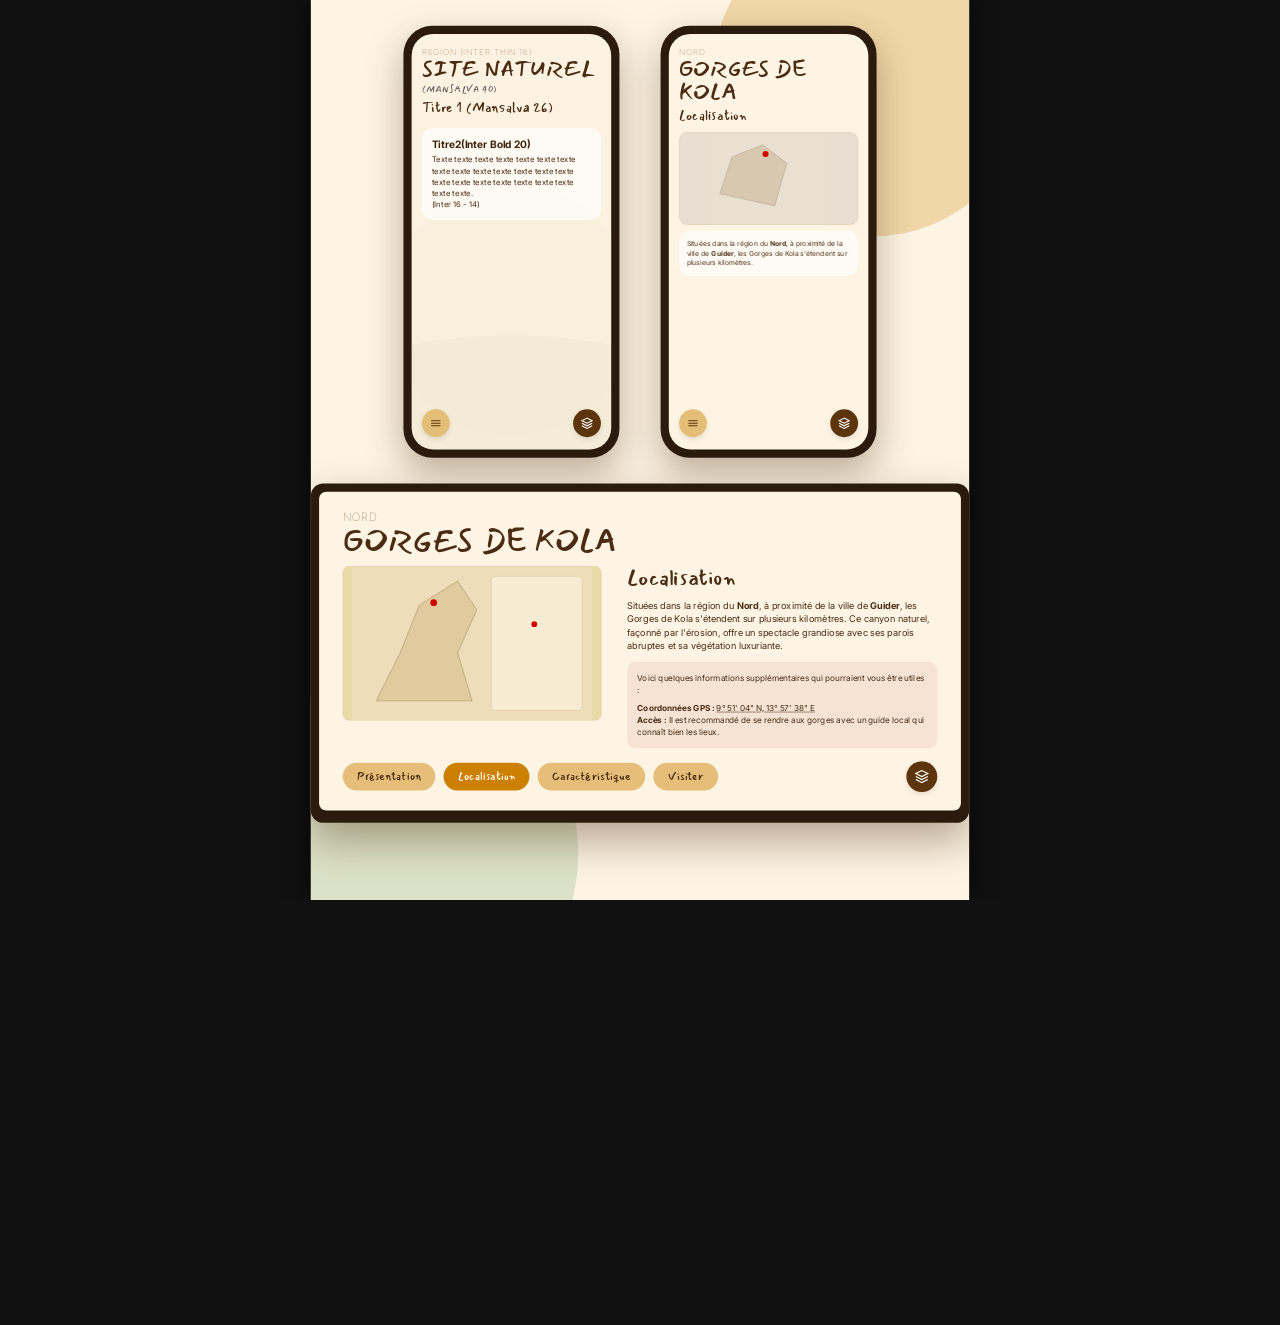
<file: src-visuals/cameroon-cover.html>
<!doctype html>
<html lang="fr">
<head>
    <meta charset="utf-8">
    <title>Maquette Site Naturel - Gorges de Kola</title>
    <link rel="preconnect" href="https://fonts.googleapis.com">
    <link rel="preconnect" href="https://fonts.gstatic.com" crossorigin>
    <link href="https://fonts.googleapis.com/css2?family=Inter:wght@100;300;400;600;700&family=Mansalva&display=swap" rel="stylesheet">
    <style>
        *{box-sizing:border-box;margin:0;padding:0}

        html, body {
          width: 100%;
          height: 100%;
          background: #111; /* Bandes sombres/noires autour pour le centrage */
          overflow: hidden;
          display: flex;
          align-items: center;
          justify-content: center;
        }

        /* Conteneur principal mis à l'échelle pour rentrer pile dans l'écran 14" */
        .stage-wrapper {
          width: 1600px;
          height: 1750px;
          background: #fdf4e3;
          position: relative;
          overflow: hidden;
          font-family: 'Inter', sans-serif;
          color: #4a2c14;
          box-shadow: 0 0 50px rgba(0,0,0,0.8);
          transform-origin: center center;
        }

        /* Arrière-plan décoratif */
        .sun{position:absolute;right:-120px;top:-160px;width:620px;height:620px;border-radius:50%;background:#e6be79;opacity:.55}
        .sage{position:absolute;left:-180px;bottom:-260px;width:700px;height:700px;border-radius:50%;background:#d5dec1;opacity:.8}

        /* SECTION TÉLÉPHONES */
        .phones-container{
          display:flex;
          justify-content:center;
          gap:80px;
          padding-top:50px;
          position:relative;
          z-index:2;
        }

        .phone{
          width:420px;
          height:840px;
          border-radius:56px;
          background:#2b1a0e;
          padding:16px;
          box-shadow:0 30px 70px rgba(74,44,20,.35);
          position:relative;
        }

        .scr{
          width:100%;
          height:100%;
          border-radius:42px;
          overflow:hidden;
          background:#fdf4e3;
          position:relative;
          display:flex;
          flex-direction:column;
          padding:24px 20px;
        }

        /* Typographies spécifiées */
        .font-region {
          font-family: 'Inter', sans-serif;
          font-weight: 100;
          font-size: 16px;
          letter-spacing: 0.1em;
          text-transform: uppercase;
          color: #7a4a1e;
        }

        .font-site-naturel {
          font-family: 'Mansalva', cursive;
          font-size: 40px;
          line-height: 1.1;
          color: #4a2c14;
          margin-top: 4px;
        }

        .font-titre1 {
          font-family: 'Mansalva', cursive;
          font-size: 26px;
          color: #4a2c14;
          margin-top: 2px;
        }

        .font-titre2 {
          font-family: 'Inter', sans-serif;
          font-weight: 700;
          font-size: 20px;
          color: #3b200b;
          margin-bottom: 8px;
        }

        .font-body {
          font-family: 'Inter', sans-serif;
          font-weight: 400;
          font-size: 15px;
          line-height: 1.45;
          color: #4a2c14;
        }

        /* Contenu Téléphone Gauche */
        .mobile-template-bg {
          position: absolute;
          top: 0; left: 0; width: 100%; height: 100%;
          object-fit: cover;
          opacity: 0.25;
          z-index: 0;
        }
        .scr-content {
          position: relative;
          z-index: 1;
          display: flex;
          flex-direction: column;
          height: 100%;
        }

        .card-box {
          background: rgba(255, 255, 255, 0.65);
          backdrop-filter: blur(4px);
          border-radius: 20px;
          padding: 18px;
          margin-top: 20px;
          border: 1px solid rgba(255,255,255,0.8);
        }

        .bottom-nav-mobile {
          margin-top: auto;
          display: flex;
          justify-content: space-between;
          align-items: center;
          padding-top: 15px;
        }

        .circle-btn {
          width: 54px;
          height: 54px;
          border-radius: 50%;
          background: #e4be77;
          display: flex;
          align-items: center;
          justify-content: center;
          box-shadow: 0 4px 10px rgba(0,0,0,0.1);
        }
        .circle-btn.dark {
          background: #5c350c;
          color: #fff;
        }

        /* Contenu Téléphone Droite */
        .map-placeholder {
          width: 100%;
          height: 180px;
          background: #e8ded1;
          border-radius: 16px;
          margin-top: 12px;
          overflow: hidden;
          position: relative;
          border: 1px solid #d4c5b3;
        }

        /* SECTION ORDINATEUR (DESKTOP TEMPLATE) */
        .desktop-container {
          width: 1280px;
          margin: 50px auto 40px;
          position: relative;
          z-index: 2;
        }

        .computer-frame {
          background: #2b1a0e;
          border-radius: 24px;
          padding: 16px 16px 24px 16px;
          box-shadow: 0 35px 80px rgba(74,44,20,.4);
        }

        .screen-desktop {
          background: #fdf4e3;
          border-radius: 14px;
          padding: 36px 46px;
          min-height: 580px;
          display: flex;
          flex-direction: column;
          justify-content: space-between;
        }

        .desktop-body {
          display: flex;
          gap: 50px;
          margin-top: 15px;
        }

        .desktop-left {
          flex: 1;
        }

        .desktop-right {
          flex: 1.2;
          display: flex;
          flex-direction: column;
          gap: 18px;
        }

        .map-box-desktop {
          width: 100%;
          height: 300px;
          background: #eadaa9;
          border-radius: 12px;
          position: relative;
          overflow: hidden;
          border: 1px solid #d8ca99;
        }

        .info-card-desktop {
          background: #f6e3d4;
          border-radius: 16px;
          padding: 20px;
        }

        .desktop-nav-tabs {
          display: flex;
          gap: 16px;
          align-items: center;
          margin-top: 25px;
        }

        .tab-btn {
          font-family: 'Mansalva', cursive;
          font-size: 22px;
          padding: 10px 28px;
          border-radius: 999px;
          background: #e6be79;
          color: #4a2c14;
          border: none;
          cursor: pointer;
        }

        .tab-btn.active {
          background: #cb8000;
          color: #ffffff;
        }

        .cameroon-map-svg {
          width: 100%;
          height: 100%;
        }
    </style>
</head>
<body>

<div class="stage-wrapper" id="stage">
    <div class="sun"></div>
    <div class="sage"></div>

    <!-- SECTION TÉLÉPHONES -->
    <div class="phones-container">

        <!-- TÉLÉPHONE GAUCHE : TEMPLATE DES POLICES -->
        <div class="phone">
            <div class="scr">
                <svg class="mobile-template-bg" viewBox="0 0 300 600" preserveAspectRatio="xMidYMid slice">
                    <rect width="300" height="600" fill="#f5ebda"/>
                    <circle cx="150" cy="400" r="180" fill="#e2d3b7" opacity="0.5"/>
                    <path d="M0 450 Q150 420 300 450 V600 H0 Z" fill="#d2c1a0" opacity="0.6"/>
                </svg>

                <div class="scr-content">
                    <div class="font-region">REGION (INTER THIN 16)</div>
                    <div class="font-site-naturel">SITE NATUREL</div>
                    <div style="font-family:'Mansalva'; font-size:18px; color:#666;">(MANSALVA 40)</div>
                    <div class="font-titre1">Titre 1 (Mansalva 26)</div>

                    <div class="card-box">
                        <div class="font-titre2">Titre2(Inter Bold 20)</div>
                        <div class="font-body">
                            Texte texte texte texte texte texte texte texte texte texte texte texte texte texte texte texte texte texte texte texte texte texte texte. <br>(Inter 16 - 14)
                        </div>
                    </div>

                    <div class="bottom-nav-mobile">
                        <div class="circle-btn">
                            <svg width="24" height="24" viewBox="0 0 24 24" fill="#5c350c"><path d="M3 18h18v-2H3v2zm0-5h18v-2H3v2zm0-7v2h18V6H3z"/></svg>
                        </div>
                        <div class="circle-btn dark">
                            <svg width="24" height="24" viewBox="0 0 24 24" fill="none" stroke="currentColor" stroke-width="2"><path d="M12 2L2 7l10 5 10-5-10-5zM2 17l10 5 10-5M2 12l10 5 10-5"/></svg>
                        </div>
                    </div>
                </div>
            </div>
        </div>

        <!-- TÉLÉPHONE DROITE : GORGES DE KOLA -->
        <div class="phone">
            <div class="scr">
                <div class="scr-content">
                    <div class="font-region">NORD</div>
                    <div class="font-site-naturel">GORGES DE KOLA</div>
                    <div class="font-titre1">Localisation</div>

                    <div class="map-placeholder">
                        <svg class="cameroon-map-svg" viewBox="0 0 200 150">
                            <rect width="200" height="150" fill="#e9e0d1"/>
                            <path d="M20 100 L40 40 L90 20 L130 50 L110 120 Z" fill="#d8c8b0" stroke="#b8a890"/>
                            <circle cx="95" cy="35" r="5" fill="#d00000"/>
                            <text x="105" y="38" font-size="10" font-family="Inter" font-weight="bold" fill="#d00000">Gorges de Kola</text>
                            <text x="105" y="50" font-size="8" font-family="Inter" fill="#555">Guider</text>
                        </svg>
                    </div>

                    <div class="card-box" style="margin-top:12px; padding:14px;">
                        <div class="font-body" style="font-size:13px;">
                            Situées dans la région du <b>Nord</b>, à proximité de la ville de <b>Guider</b>, les Gorges de Kola s'étendent sur plusieurs kilomètres.
                        </div>
                    </div>

                    <div class="bottom-nav-mobile">
                        <div class="circle-btn">
                            <svg width="24" height="24" viewBox="0 0 24 24" fill="#5c350c"><path d="M3 18h18v-2H3v2zm0-5h18v-2H3v2zm0-7v2h18V6H3z"/></svg>
                        </div>
                        <div class="circle-btn dark">
                            <svg width="24" height="24" viewBox="0 0 24 24" fill="none" stroke="currentColor" stroke-width="2"><path d="M12 2L2 7l10 5 10-5-10-5zM2 17l10 5 10-5M2 12l10 5 10-5"/></svg>
                        </div>
                    </div>
                </div>
            </div>
        </div>

    </div>

    <!-- SECTION ORDINATEUR -->
    <div class="desktop-container">
        <div class="computer-frame">
            <div class="screen-desktop">

                <div>
                    <div class="font-region" style="font-size: 22px;">NORD</div>
                    <div class="font-site-naturel" style="font-size: 58px;">GORGES DE KOLA</div>
                </div>

                <div class="desktop-body">
                    <div class="desktop-left">
                        <div class="map-box-desktop">
                            <svg viewBox="0 0 500 320" style="width:100%; height:100%;">
                                <rect width="500" height="320" fill="#eeddb8"/>
                                <path d="M50 280 L100 180 L140 80 L220 30 L260 90 L220 180 L250 280 Z" fill="#dfcb9d" stroke="#c0ad80" stroke-width="2"/>
                                <circle cx="170" cy="75" r="7" fill="#d00000"/>
                                <text x="182" y="80" font-family="Inter" font-weight="bold" font-size="14" fill="#d00000">GORGES DE KOLA</text>

                                <rect x="290" y="20" width="190" height="280" rx="8" fill="#f7ebd3" stroke="#d0c0a0"/>
                                <circle cx="380" cy="120" r="6" fill="#d00000"/>
                                <text x="380" y="105" font-family="Inter" font-size="12" font-weight="bold" text-anchor="middle" fill="#333">GUIDER</text>
                                <text x="380" y="140" font-family="Inter" font-size="11" font-weight="bold" text-anchor="middle" fill="#d00000">GORGES DE KOLA</text>
                            </svg>
                        </div>
                    </div>

                    <div class="desktop-right">
                        <div class="font-site-naturel" style="font-size:42px; margin:0;">Localisation</div>

                        <p class="font-body" style="font-size:18px;">
                            Situées dans la région du <b>Nord</b>, à proximité de la ville de <b>Guider</b>, les Gorges de Kola s'étendent sur plusieurs kilomètres. Ce canyon naturel, façonné par l'érosion, offre un spectacle grandiose avec ses parois abruptes et sa végétation luxuriante.
                        </p>

                        <div class="info-card-desktop">
                            <p class="font-body" style="font-size:16px; margin-bottom:12px;">
                                Voici quelques informations supplémentaires qui pourraient vous être utiles :
                            </p>
                            <p class="font-body" style="font-size:16px;">
                                <b>Coordonnées GPS :</b> <span style="text-decoration:underline;">9° 51' 04" N, 13° 57' 38" E</span><br>
                                <b>Accès :</b> Il est recommandé de se rendre aux gorges avec un guide local qui connaît bien les lieux.
                            </p>
                        </div>
                    </div>
                </div>

                <div class="desktop-nav-tabs">
                    <button class="tab-btn">Présentation</button>
                    <button class="tab-btn active">Localisation</button>
                    <button class="tab-btn">Caractéristique</button>
                    <button class="tab-btn">Visiter</button>

                    <div class="circle-btn dark" style="margin-left:auto; width:60px; height:60px;">
                        <svg width="28" height="28" viewBox="0 0 24 24" fill="none" stroke="currentColor" stroke-width="2"><path d="M12 2L2 7l10 5 10-5-10-5zM2 17l10 5 10-5M2 12l10 5 10-5"/></svg>
                    </div>
                </div>

            </div>
        </div>
    </div>
</div>

<script>
    // Script d'auto-ajustement d'échelle pour s'adapter parfaitement à la taille exacte de l'écran 14"
    function fitToScreen() {
        const stage = document.getElementById('stage');
        const scaleX = window.innerWidth / 1600;
        const scaleY = window.innerHeight / 1750;
        const scale = Math.min(scaleX, scaleY);
        stage.style.transform = `scale(${scale})`;
    }

    window.addEventListener('resize', fitToScreen);
    window.addEventListener('DOMContentLoaded', fitToScreen);
</script>

</body>
</html>
</file>
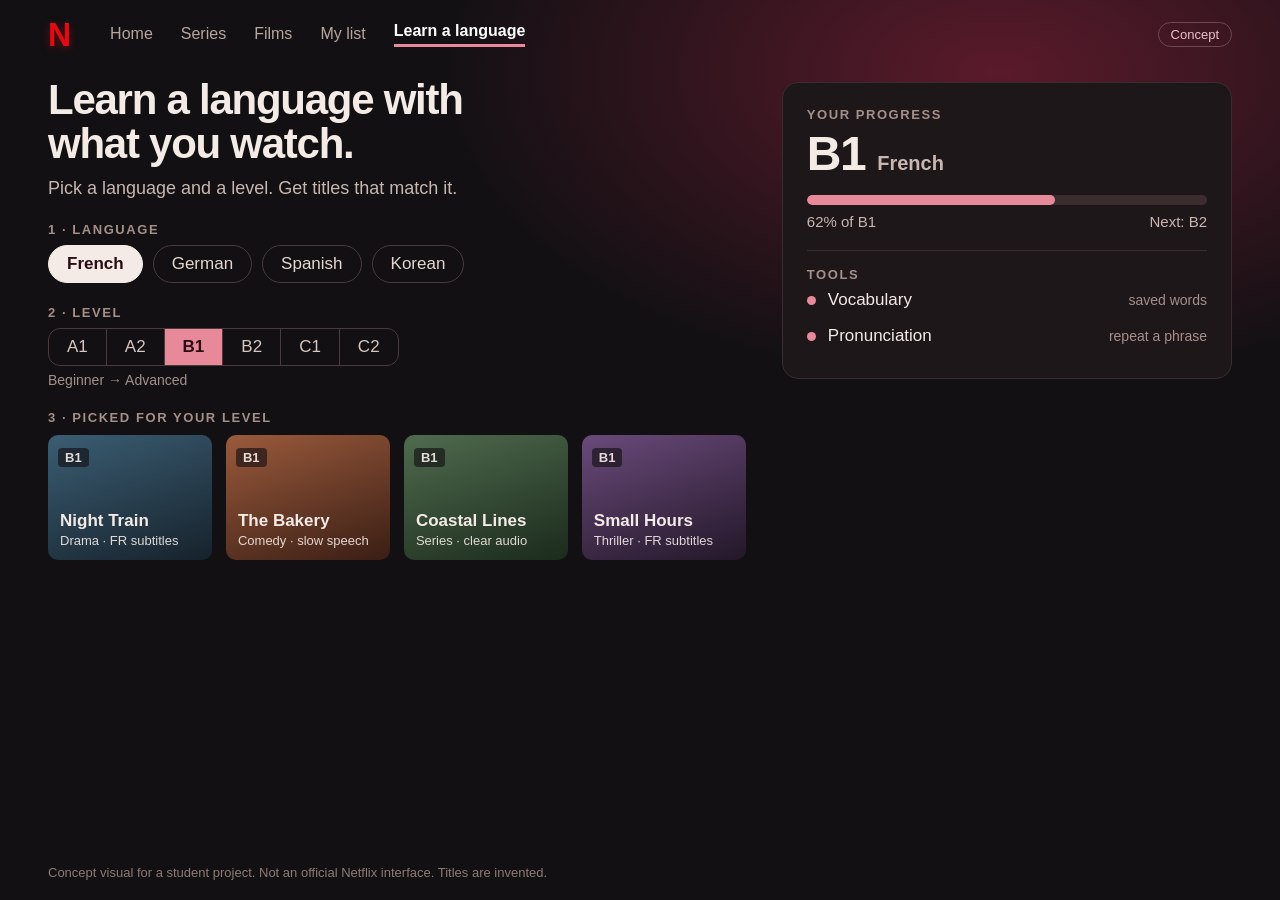
<file: src-visuals/nf-concept.html>
<!doctype html>
<html lang="fr">
<head>
    <meta charset="utf-8">
    <meta name="viewport" content="width=device-width, initial-scale=1.0">
    <style>
        *{box-sizing:border-box;margin:0;padding:0}
        body{
            width: 100vw;
            height: 100vh;
            max-width: 100%;
            max-height: 100vh;
            background:#121013;
            color:#f4eae6;
            font-family:"Hanken Grotesk","Inter","Segoe UI",Arial,sans-serif;
            overflow:hidden;
            position:relative;
            display: flex;
            flex-direction: column;
        }
        .glow{
            position:absolute;
            inset:0;
            background:radial-gradient(800px 450px at 78% 8%,#5a1a2b 0%,transparent 70%);
            pointer-events:none;
        }
        .bar{
            position:relative;
            display:flex;
            align-items:center;
            gap:28px;
            padding:18px 48px;
            font-size:16px;
            color:#b9a49e;
            flex-shrink: 0;
        }
        /* Logo N emblématique de Netflix */
        .bar .netflix-n {
            font-family: 'Arial Black', sans-serif;
            font-size: 32px;
            font-weight: 900;
            color: #E50914;
            margin-right: 12px;
            letter-spacing: -1px;
            line-height: 1;
            text-shadow: 0 2px 8px rgba(229, 9, 20, 0.4);
            display: inline-block;
            transform: scaleY(1.05);
        }
        .bar .on{color:#fff;font-weight:700;border-bottom:3px solid #e8899a;padding-bottom:4px}
        .bar .tag{margin-left:auto;font-size:13px;border:1.5px solid #6b4a50;padding:4px 12px;border-radius:999px;color:#e8c3ca}

        main{
            position:relative;
            display:grid;
            grid-template-columns:1.55fr 1fr;
            gap:36px;
            padding:10px 48px 0;
            flex: 1;
        }

        h1{font-size:42px;line-height:1.05;letter-spacing:-.03em;font-weight:800;max-width:12em}
        .sub{margin-top:10px;font-size:18px;color:#c9b6b0;max-width:28em;line-height:1.35}

        .lab{margin-top:22px;font-size:13px;letter-spacing:.12em;text-transform:uppercase;color:#a58f89;font-weight:600}

        .row{display:flex;gap:10px;margin-top:8px}
        .chip{font-size:17px;padding:8px 18px;border-radius:999px;border:1.5px solid #4a3a3c;color:#e6d6d1;cursor:pointer}
        .chip.sel{background:#f4eae6;color:#2a0d14;border-color:#f4eae6;font-weight:700}

        .lvl{display:flex;margin-top:8px;border:1.5px solid #4a3a3c;border-radius:12px;overflow:hidden;width:max-content}
        .lvl div{padding:8px 18px;font-size:17px;border-right:1.5px solid #4a3a3c;color:#d8c6c1;cursor:pointer}
        .lvl div:last-child{border:0}
        .lvl .sel{background:#e8899a;color:#2a0d14;font-weight:800}
        .lvl-cap{margin-top:6px;font-size:14px;color:#a58f89}

        .picks{display:grid;grid-template-columns:repeat(4,1fr);gap:14px;margin-top:10px}
        .tile{border-radius:10px;height:125px;padding:12px;display:flex;flex-direction:column;justify-content:flex-end;position:relative;overflow:hidden}
        .tile b{font-size:17px;font-weight:700;line-height:1.1}
        .tile span{font-size:13px;opacity:.9;margin-top:3px}
        .t1{background:linear-gradient(160deg,#3b5d73,#16222c)}
        .t2{background:linear-gradient(160deg,#9a5a3c,#3a1e14)}
        .t3{background:linear-gradient(160deg,#4f6b4e,#1b2a1c)}
        .t4{background:linear-gradient(160deg,#6a4a7a,#231729)}
        .badge{position:absolute;top:10px;left:10px;font-size:12px;font-weight:700;background:rgba(18,16,19,.7);padding:2px 7px;border-radius:4px}

        aside{align-self:start;margin-top:4px;background:#1d171a;border:1.5px solid #3a2c2f;border-radius:16px;padding:24px}
        aside .k{font-size:13px;letter-spacing:.12em;text-transform:uppercase;color:#a58f89;font-weight:600}
        aside .big{font-size:48px;font-weight:800;letter-spacing:-.03em;margin-top:4px}
        aside .big small{font-size:20px;font-weight:600;color:#c9b6b0;letter-spacing:0}

        .track{height:10px;border-radius:99px;background:#3a2c2f;margin-top:14px;overflow:hidden}
        .track i{display:block;height:100%;width:62%;background:#e8899a;border-radius:99px}
        .meta{display:flex;justify-content:space-between;margin-top:8px;font-size:15px;color:#c9b6b0}

        hr{border:0;border-top:1.5px solid #3a2c2f;margin:20px 0 16px}

        .tool{display:flex;align-items:center;gap:12px;font-size:17px;padding:8px 0}
        .tool i{width:9px;height:9px;border-radius:50%;background:#e8899a}
        .tool span{margin-left:auto;font-size:14px;color:#a58f89}

        .foot{padding: 16px 48px 20px;font-size:13px;color:#8e7a75;flex-shrink:0}
    </style>
</head>
<body>
<div class="glow"></div>
<div class="bar">
    <span class="netflix-n">N</span>
    <span>Home</span>
    <span>Series</span>
    <span>Films</span>
    <span>My list</span>
    <span class="on">Learn a language</span>
    <span class="tag">Concept</span>
</div>
<main>
    <section>
        <h1>Learn a language with what you watch.</h1>
        <p class="sub">Pick a language and a level. Get titles that match it.</p>

        <div class="lab">1 · Language</div>
        <div class="row">
            <div class="chip sel">French</div>
            <div class="chip">German</div>
            <div class="chip">Spanish</div>
            <div class="chip">Korean</div>
        </div>

        <div class="lab">2 · Level</div>
        <div class="lvl">
            <div>A1</div><div>A2</div><div class="sel">B1</div><div>B2</div><div>C1</div><div>C2</div>
        </div>
        <div class="lvl-cap">Beginner → Advanced</div>

        <div class="lab">3 · Picked for your level</div>
        <div class="picks">
            <div class="tile t1"><span class="badge">B1</span><b>Night Train</b><span>Drama · FR subtitles</span></div>
            <div class="tile t2"><span class="badge">B1</span><b>The Bakery</b><span>Comedy · slow speech</span></div>
            <div class="tile t3"><span class="badge">B1</span><b>Coastal Lines</b><span>Series · clear audio</span></div>
            <div class="tile t4"><span class="badge">B1</span><b>Small Hours</b><span>Thriller · FR subtitles</span></div>
        </div>
    </section>

    <aside>
        <div class="k">Your progress</div>
        <div class="big">B1 <small>French</small></div>
        <div class="track"><i></i></div>
        <div class="meta"><span>62% of B1</span><span>Next: B2</span></div>
        <hr>
        <div class="k">Tools</div>
        <div class="tool"><i></i>Vocabulary<span>saved words</span></div>
        <div class="tool"><i></i>Pronunciation<span>repeat a phrase</span></div>
    </aside>
</main>
<div class="foot">Concept visual for a student project. Not an official Netflix interface. Titles are invented.</div>
</body>
</html>
</file>
<file: assets/css/style.css>
/* Concept: editorial portfolio built around wayfinding. Palette from the CV: burgundy ink, terracotta route, warm greys. */
:root {
  --bg: #f5f0ee;
  --surface: #ffffff;
  --sand: #eadfd9;
  --ink: #22100f;
  --muted: #6a5551;
  --line: #d9cac3;
  --accent: #7a1f32;       /* burgundy */
  --accent-ink: #ffffff;
  --route: #c2542d;        /* terracotta */
  --focus: #7a1f32;
  --font-display: "Bricolage Grotesque", "Arial Narrow", Arial, sans-serif;
  --font-body: "Hanken Grotesk", "Segoe UI", Arial, sans-serif;
  --font-hand: "Mansalva", "Segoe Print", cursive;
  --gutter: max(16px, env(safe-area-inset-left, 0px));
  --wrap: 1180px;
}
@media (prefers-color-scheme: dark) {
  :root:not([data-theme="light"]) {
    --bg: #160d0e; --surface: #231416; --sand: #2e1c1f; --ink: #f4eae6; --muted: #b9a49e; --line: #43302f;
    --accent: #e8899a; --accent-ink: #2a0d14; --route: #e6794f; --focus: #f2b0bb; color-scheme: dark;
  }
}
:root[data-theme="dark"] {
  --bg: #160d0e; --surface: #231416; --sand: #2e1c1f; --ink: #f4eae6; --muted: #b9a49e; --line: #43302f;
  --accent: #e8899a; --accent-ink: #2a0d14; --route: #e6794f; --focus: #f2b0bb; color-scheme: dark;
}

*, *::before, *::after { box-sizing: border-box; }
html { scroll-behavior: smooth; scroll-padding-top: 76px; }
body {
  margin: 0; background: var(--bg); color: var(--ink);
  font: 400 1.0625rem/1.65 var(--font-body);
  -webkit-font-smoothing: antialiased;
  padding-left: var(--gutter); padding-right: max(16px, env(safe-area-inset-right, 0px));
}
img { display: block; max-width: 100%; height: auto; }
a { color: inherit; }
h1, h2, h3, h4 { font-family: var(--font-display); line-height: 1.05; margin: 0; text-wrap: balance; letter-spacing: -0.02em; }
p { margin: 0; }
:focus-visible { outline: 3px solid var(--focus); outline-offset: 3px; border-radius: 3px; }
.sr:focus { position: fixed; top: 8px; left: 8px; width: auto; height: auto; clip: auto; padding: 10px 16px; background: var(--accent); color: var(--accent-ink); z-index: 50; border-radius: 4px; }
.wrap { max-width: var(--wrap); margin-inline: auto; }
.sr { position: absolute; width: 1px; height: 1px; overflow: hidden; clip: rect(0 0 0 0); white-space: nowrap; }

/* header */
.top { position: sticky; top: env(safe-area-inset-top, 0px); z-index: 20; background: color-mix(in srgb, var(--bg) 92%, transparent); backdrop-filter: blur(8px); border-bottom: 1px solid var(--line); margin-inline: calc(-1 * var(--gutter)); padding-inline: var(--gutter); }
body::before { content: ""; position: fixed; inset: 0 0 auto; height: env(safe-area-inset-top, 0px); z-index: 30; background: var(--bg); }
.top .wrap { display: flex; align-items: center; justify-content: space-between; gap: 16px; min-height: 60px; }
.brand { font: 700 1.15rem var(--font-display); text-decoration: none; letter-spacing: -0.01em; }
.nav { display: flex; align-items: center; gap: clamp(14px, 3vw, 32px); font-weight: 500; font-size: 0.97rem; }
.nav a { text-decoration: none; padding: 6px 0; border-bottom: 2px solid transparent; }
.nav a:hover, .nav a[aria-current="true"] { border-color: var(--route); }
.theme { appearance: none; border: 1px solid var(--line); background: transparent; color: var(--ink); width: 38px; height: 38px; border-radius: 50%; display: grid; place-items: center; cursor: pointer; }
.theme:hover { border-color: var(--ink); }
.theme svg { width: 18px; height: 18px; }

/* hero */
.hero { position: relative; padding-block: clamp(40px, 7vw, 96px) clamp(48px, 8vw, 110px); }
.route { position: absolute; inset: -40px 0 0 0; width: 100%; height: calc(100% + 40px); overflow: visible; pointer-events: none; display: none; }
.route path { fill: none; stroke: var(--route); stroke-width: 2.5; stroke-linecap: round; stroke-dasharray: 2400; stroke-dashoffset: 2400; animation: draw 2.4s .3s cubic-bezier(.5,.05,.25,1) forwards; vector-effect: non-scaling-stroke; opacity: .85; }
.route circle { fill: var(--route); vector-effect: non-scaling-stroke; opacity: 0; animation: pop .3s 2.6s forwards; }
@keyframes draw { to { stroke-dashoffset: 0; } }
@keyframes pop { to { opacity: 1; } }
@media (min-width: 900px) { .route { display: block; } }
.hero-grid { position: relative; isolation: isolate; display: grid; grid-template-columns: minmax(0, 1.5fr) minmax(0, 1fr); gap: clamp(28px, 5vw, 72px); align-items: end; }
.hero h1 { font-size: clamp(2.7rem, 7.4vw, 6.4rem); font-weight: 800; line-height: .96; letter-spacing: -0.035em; }
.hero .lede { margin-top: 28px; max-width: 34em; font-size: 1.15rem; color: var(--muted); }
.hero .lede strong { color: var(--ink); font-weight: 600; }
.status { margin-top: 26px; display: inline-flex; gap: 10px; align-items: center; padding: 8px 16px 8px 12px; background: var(--surface); border: 1px solid var(--line); border-radius: 999px; font-size: .95rem; font-weight: 500; }
.status i { width: 9px; height: 9px; border-radius: 50%; background: #2f9a5d; flex: none; }
.cta-row { margin-top: 28px; display: flex; flex-wrap: wrap; gap: 12px; }
.btn { display: inline-flex; align-items: center; gap: 8px; padding: 13px 22px; border-radius: 6px; font: 600 1rem var(--font-body); text-decoration: none; border: 1.5px solid var(--accent); cursor: pointer; background: var(--accent); color: var(--accent-ink); }
.btn:hover { filter: brightness(1.08); }
.btn.ghost { background: transparent; color: var(--ink); border-color: var(--ink); }
.portrait { position: relative; margin: 0; }
.portrait::before { content: ""; position: absolute; inset: 22px -18px -18px 22px; background: var(--accent); border-radius: 4px; }
.portrait img { position: relative; width: 100%; aspect-ratio: 4 / 5; object-fit: cover; object-position: 50% 12%; border-radius: 4px; }
.portrait figcaption small { display: block; font: 500 .7rem var(--font-body); letter-spacing: .04em; margin-top: 4px; opacity: .9; }
.portrait figcaption { position: absolute; left: -14px; bottom: 26px; transform: rotate(-3deg); background: var(--route); color: #fff; font: 400 1.25rem/1 var(--font-hand); padding: 10px 14px 8px; border-radius: 3px; z-index: 2; }
@media (max-width: 760px) { .hero-grid { grid-template-columns: 1fr; } .portrait { max-width: 340px; margin-left: 8px; margin-right: 18px; } }
@media (prefers-reduced-motion: reduce) { .route path { animation: none; stroke-dashoffset: 0; } .route circle { animation: none; opacity: 1; } html { scroll-behavior: auto; } }

/* sections */
.sec { padding-block: clamp(48px, 7vw, 96px); border-top: 1px solid var(--line); }
.sec-head { display: flex; flex-wrap: wrap; align-items: baseline; justify-content: space-between; gap: 8px 24px; margin-bottom: clamp(24px, 4vw, 48px); }
.sec-head h2 { font-size: clamp(1.9rem, 4vw, 3rem); font-weight: 700; }
.sec-head p { color: var(--muted); max-width: 30em; }

/* work rows */
.works { display: grid; gap: clamp(36px, 6vw, 72px); }
.work { display: grid; grid-template-columns: minmax(0, 1.25fr) minmax(0, 1fr); gap: clamp(20px, 4vw, 56px); align-items: center; text-decoration: none; }
.work:nth-child(even) .work-media { order: 2; }
.work-media { background: var(--sand); border-radius: 6px; overflow: hidden; aspect-ratio: 16 / 10; display: grid; place-items: center; position: relative; }
.work-media > img { width: 100%; height: 100%; object-fit: cover; transition: transform .5s ease; }
.work-media.contain { display: flex; justify-content: center; padding: 16px 0; }
.work-media.contain > img { width: auto; max-width: 100%; height: 100%; object-fit: contain; }
.work:hover .work-media > img { transform: scale(1.025); }
.work-meta { font-size: .9rem; color: var(--muted); font-weight: 500; }
.work h3 { font-size: clamp(1.7rem, 3.2vw, 2.5rem); font-weight: 700; margin: 8px 0 12px; }
.work h3 span { background: linear-gradient(var(--route), var(--route)) 0 100% / 0 2px no-repeat; transition: background-size .3s ease; }
.work:hover h3 span, .work:focus-visible h3 span { background-size: 100% 2px; }
.work p.sum { color: var(--muted); max-width: 30em; }
.tags { list-style: none; padding: 0; margin: 16px 0 0; display: flex; flex-wrap: wrap; gap: 8px; }
.tags li { font-size: .85rem; font-weight: 500; padding: 4px 11px; border: 1px solid var(--line); border-radius: 999px; background: var(--surface); }
.phones { display: flex; gap: 3%; align-items: flex-start; justify-content: center; width: 100%; height: 100%; padding: 6% 8% 0; overflow: hidden; }
.phones img { width: 31%; height: auto; border-radius: 14px 14px 0 0; box-shadow: 0 10px 30px rgba(0,0,0,.25); }
.phones img:nth-child(2) { margin-top: 5%; }
@media (max-width: 800px) { .work { grid-template-columns: 1fr; } .work:nth-child(even) .work-media { order: 0; } }

/* Cameroon design-system composition (built in HTML, no photographs) */
.cm { width: 100%; height: 100%; background: #fdf4e3; display: grid; grid-template-columns: 1fr 1fr; gap: 4%; padding: 6%; color: #4a2c14; }
.cm-sw { display: grid; grid-template-columns: repeat(2, 1fr); gap: 8px; align-content: start; }
.cm-sw span { aspect-ratio: 1.3; border-radius: 6px; }
.cm-type { display: grid; align-content: space-between; }
.cm-type b { font: 400 clamp(1.1rem, 2.6vw, 1.9rem)/1.05 var(--font-hand); }
.cm-type small { font: 500 .8rem var(--font-body); opacity: .8; }
.cm-tabs { display: flex; flex-wrap: wrap; gap: 6px; }
.cm-tabs i { font: normal 600 .6rem var(--font-body); padding: 6px 7px; border-radius: 999px; background: #e6be79; color: #4a2c14; white-space: nowrap; }
.cm-tabs i:first-child { background: #7a4a1e; color: #fdf4e3; }

.other { display: grid; gap: 0; }
.other-row { display: grid; grid-template-columns: minmax(0,1fr) minmax(0,2fr); gap: 8px 32px; padding: 18px 0; border-top: 1px solid var(--line); }
.other-row:last-child { border-bottom: 1px solid var(--line); }
.other-row h3 { font-size: 1.25rem; font-weight: 700; }
.other-row p { color: var(--muted); }
@media (max-width: 700px) { .other-row { grid-template-columns: 1fr; } }

/* about */
.about-grid { display: grid; grid-template-columns: minmax(0, 1.1fr) minmax(0, 1fr); gap: clamp(28px, 5vw, 80px); }
.about-grid p + p { margin-top: 1.1em; }
.about-text { max-width: 36em; }
.about-text p:first-child { font-size: 1.25rem; line-height: 1.5; font-family: var(--font-display); font-weight: 500; letter-spacing: -0.01em; }
.kv { display: grid; gap: 28px; align-content: start; }
.kv h3 { font-size: 1rem; font-family: var(--font-body); font-weight: 600; letter-spacing: 0; margin-bottom: 8px; color: var(--muted); }
.kv ul { list-style: none; margin: 0; padding: 0; display: grid; gap: 4px; }
.timeline { display: grid; gap: 22px; }
.tl-item { display: grid; grid-template-columns: 5.5rem minmax(0,1fr); gap: 14px; }
.tl-date { color: var(--muted); font-size: .92rem; font-weight: 500; padding-top: 3px; font-variant-numeric: tabular-nums; }
.tl-item h4 { font-size: 1.1rem; font-weight: 700; font-family: var(--font-body); letter-spacing: 0; }
.tl-item p { color: var(--muted); font-size: .98rem; margin-top: 2px; }
.tl-item ul { margin: 8px 0 0; padding-left: 1.1em; color: var(--muted); font-size: .98rem; }
@media (max-width: 800px) { .about-grid { grid-template-columns: 1fr; } }

/* contact */
.contact { padding-block: clamp(56px, 8vw, 110px); border-top: 1px solid var(--line); }
.contact h2 { font-size: clamp(2rem, 5vw, 3.8rem); font-weight: 800; max-width: 14em; }
.contact p.lead { margin-top: 18px; color: var(--muted); max-width: 32em; }
.mail { display: flex; flex-wrap: wrap; align-items: center; gap: 12px 16px; margin-top: 28px; }
.mail code { font: 600 clamp(1.05rem, 3vw, 1.5rem) var(--font-display); user-select: all; word-break: break-all; }
.links { display: flex; flex-wrap: wrap; gap: 8px 24px; margin-top: 22px; }
footer { padding-block: 28px 40px; border-top: 1px solid var(--line); color: var(--muted); font-size: .92rem; }

/* case study views */
.case-head { padding-block: clamp(32px, 5vw, 64px) clamp(28px, 4vw, 48px); }
.back { display: inline-flex; gap: 8px; align-items: center; font-weight: 500; text-decoration: none; color: var(--muted); margin-bottom: 28px; }
.back:hover { color: var(--ink); }
.case-head h1 { font-size: clamp(2.4rem, 6.4vw, 5rem); font-weight: 800; letter-spacing: -0.035em; line-height: .98; max-width: 14em; }
.case-head .dek { margin-top: 20px; font-size: 1.2rem; color: var(--muted); max-width: 34em; }
.facts { display: grid; grid-template-columns: repeat(4, minmax(0, 1fr)); gap: 20px 28px; margin-top: 36px; padding-top: 24px; border-top: 1px solid var(--line); }
.facts dt { font-size: .85rem; font-weight: 600; color: var(--muted); margin-bottom: 4px; }
.facts dd { margin: 0; font-size: .98rem; }
@media (max-width: 900px) { .facts { grid-template-columns: repeat(2, minmax(0, 1fr)); } }
.hero-img { margin: 0 0 clamp(36px, 5vw, 64px); }
.hero-img img { width: 100%; border-radius: 6px; background: var(--sand); }
.story { display: grid; grid-template-columns: minmax(0, 1fr) minmax(0, 2fr); gap: clamp(16px, 4vw, 64px); padding-block: clamp(24px, 4vw, 48px); border-top: 1px solid var(--line); }
.story > h2 { font-size: 1.5rem; font-weight: 700; position: sticky; top: 84px; align-self: start; }
.story .body { max-width: 40em; display: grid; gap: 1.1em; }
.story .body h3 { font: 700 1.1rem var(--font-body); letter-spacing: 0; margin-top: .6em; }
.story ul, .story ol { margin: 0; padding-left: 1.2em; display: grid; gap: .45em; }
@media (max-width: 800px) { .story { grid-template-columns: 1fr; } .story > h2 { position: static; } }
.fig { margin: 0; }
.fig img { width: 100%; border-radius: 6px; border: 1px solid var(--line); background: #fff; }
.fig figcaption { font-size: .9rem; color: var(--muted); margin-top: 8px; }
.fig-row { display: grid; grid-template-columns: repeat(auto-fit, minmax(190px, 1fr)); gap: 16px; align-items: start; }
.fig-row.phones3 { grid-template-columns: repeat(3, minmax(0, 1fr)); }
.fig-row.phones3 img { border: 0; background: transparent; }
.stats { display: grid; grid-template-columns: repeat(auto-fit, minmax(150px, 1fr)); gap: 16px; }
.stat { background: var(--surface); border: 1px solid var(--line); border-radius: 6px; padding: 16px 18px; }
.stat b { display: block; font: 800 2.1rem/1 var(--font-display); letter-spacing: -0.03em; color: var(--accent); font-variant-numeric: tabular-nums; }
.stat span { display: block; margin-top: 6px; font-size: .92rem; color: var(--muted); line-height: 1.35; }
.note { font-size: .92rem; color: var(--muted); border-left: 3px solid var(--route); padding-left: 14px; }
.table-wrap { overflow-x: auto; }
table { border-collapse: collapse; width: 100%; font-size: .96rem; }
th, td { text-align: left; padding: 10px 12px; border-bottom: 1px solid var(--line); vertical-align: top; }
th { font-weight: 600; color: var(--muted); font-size: .88rem; }
td.n { font-variant-numeric: tabular-nums; white-space: nowrap; }
.next { display: block; text-decoration: none; padding-block: clamp(36px, 6vw, 72px); border-top: 1px solid var(--line); }
.next small { color: var(--muted); font-weight: 500; }
.next strong { display: block; font: 800 clamp(1.8rem, 4.5vw, 3.4rem)/1.05 var(--font-display); letter-spacing: -0.03em; margin-top: 6px; }
.next:hover strong { color: var(--accent); }
.palette { display: grid; grid-template-columns: repeat(5, minmax(0, 1fr)); gap: 10px; }
.palette div { border-radius: 6px; padding: 38px 10px 8px; font-size: .78rem; font-weight: 600; }
@media (max-width: 600px) { .palette { grid-template-columns: repeat(3, minmax(0, 1fr)); } }
.wf { border: 1px solid var(--line); border-radius: 8px; background: #fdf4e3; padding: 22px; color: #4a2c14; display: grid; gap: 14px; max-width: 420px; }
.wf .bar { display: flex; gap: 8px; flex-wrap: wrap; }
.wf .bar i { font: normal 600 .8rem var(--font-body); padding: 8px 12px; border-radius: 999px; background: #e6be79; }
.wf .bar i.on { background: #7a4a1e; color: #fdf4e3; }

/* ===== v3 additions ===== */
:root { --header-h: 64px; }
html { scroll-padding-top: calc(var(--header-h) + 16px); }
@media (max-width: 760px) { :root { --header-h: 104px; } }

/* header: brand, nav, language, theme */
.top .wrap { display: flex; align-items: center; justify-content: space-between; gap: 8px 20px; min-height: 64px; flex-wrap: wrap; }
.nav { margin-left: auto; }
.controls { display: flex; align-items: center; gap: 10px; }
.lang { display: inline-flex; border: 1px solid var(--line); border-radius: 999px; padding: 2px; }
.lang button { appearance: none; border: 0; background: transparent; color: var(--muted); font: 600 .85rem var(--font-body); letter-spacing: .04em; padding: 6px 11px; border-radius: 999px; cursor: pointer; min-height: 32px; }
.lang button[aria-pressed="true"] { background: var(--accent); color: var(--accent-ink); }
.lang button:not([aria-pressed="true"]):hover { color: var(--ink); }
.theme { width: auto; height: 38px; border-radius: 999px; padding: 0 14px 0 11px; display: inline-flex; gap: 8px; align-items: center; font: 500 .9rem var(--font-body); }
.theme .ico-sun { display: none; }
:root[data-theme="dark"] .theme .ico-sun { display: block; }
:root[data-theme="dark"] .theme .ico-moon { display: none; }
@media (prefers-color-scheme: dark) {
  :root:not([data-theme="light"]) .theme .ico-sun { display: block; }
  :root:not([data-theme="light"]) .theme .ico-moon { display: none; }
}
@media (max-width: 760px) {
  .top .wrap { padding-block: 8px 6px; }
  .brand { order: 1; }
  .controls { order: 2; margin-left: auto; }
  .nav { order: 3; width: 100%; margin-left: 0; justify-content: space-between; gap: 8px; padding-top: 2px; }
  .theme { padding: 0; width: 38px; justify-content: center; }
  .theme .theme-label { display: none; }
}
.nav a[aria-current="true"] { border-color: var(--route); }
.nav a { min-height: 32px; display: inline-flex; align-items: center; }

/* hero */
.hero h1 { font-size: clamp(2.5rem, 7vw, 5.6rem); max-width: 11em; }
.hero h1 em { font-style: normal; color: var(--accent); }

/* project cards */
.work { position: relative; }
.work .go { display: inline-flex; gap: 8px; margin-top: 18px; font-weight: 600; color: var(--accent); }
.work:hover .go .arr, .work:focus-visible .go .arr { transform: translateX(4px); }
.go .arr { transition: transform .2s ease; display: inline-block; }
.work:focus-visible { outline-offset: 8px; }
.work-media.contain { display: flex; justify-content: center; padding: 16px 0; }
.work-media.contain > img { width: auto; max-width: 100%; height: 100%; object-fit: contain; }
.sub-head { margin-top: clamp(56px, 8vw, 104px); }
/* compact cards without an image (software projects): two side by side, one column on small screens */
.works.compact { grid-template-columns: repeat(auto-fit, minmax(min(100%, 320px), 1fr)); }
.works.compact .work { grid-template-columns: 1fr; align-items: start; }
.works.compact .work h3 { font-size: clamp(1.6rem, 2.4vw, 2rem); overflow-wrap: break-word; }
/* software cards: the "Read the project" link covers the whole card (stretched link); the topic links sit above it */
.work a.go { text-decoration: none; }
.work .stretched::after { content: ""; position: absolute; inset: 0; z-index: 0; border-radius: 3px; }
.work .stretched:focus-visible { outline: none; }
.work .stretched:focus-visible::after { outline: 3px solid var(--focus); outline-offset: 8px; }
.work:has(.stretched:focus-visible) h3 span { background-size: 100% 2px; }
.work:hover .go .arr, .work .go:focus-visible .arr { transform: translateX(4px); }
.tags.tag-links li { padding: 0; border: 0; background: none; }
.tags.tag-links a { position: relative; z-index: 1; display: inline-flex; align-items: center; min-height: 28px; font-size: .85rem; font-weight: 500; padding: 4px 11px; border: 1px solid var(--line); border-radius: 999px; background: var(--surface); text-decoration: none; }
.tags.tag-links a:hover { border-color: var(--ink); }
/* software project views: code samples and state diagram */
.story code { font-family: ui-monospace, SFMono-Regular, Menlo, Consolas, monospace; font-size: .88em; }
.story :not(pre) > code { background: var(--sand); padding: .08em .35em; border-radius: 4px; }
.story pre.code { margin: 0; padding: 14px 16px; background: var(--surface); border: 1px solid var(--line); border-radius: 6px; overflow-x: auto; font-size: .92rem; line-height: 1.55; white-space: pre; }
.state-diagram { display: block; width: 100%; min-width: 600px; height: auto; background: var(--surface); border: 1px solid var(--line); border-radius: 6px; }
.state-fig { min-width: 0; }
.code-fig { min-width: 0; } /* lets the code scroll inside the column */
.state-fig figcaption { margin-top: 8px; }
.sd-state { fill: var(--bg); stroke: var(--ink); stroke-width: 1.5; }
.sd-name { font: 700 15px var(--font-body); fill: var(--ink); text-anchor: middle; letter-spacing: .02em; }
.sd-line { fill: none; stroke: var(--ink); stroke-width: 1.5; }
.sd-head { fill: var(--ink); }
.sd-auto { stroke: var(--route); stroke-dasharray: 5 4; }
.sd-head-auto { fill: var(--route); }
.sd-start { fill: var(--ink); }
.sd-label { font: 500 13px ui-monospace, SFMono-Regular, Menlo, Consolas, monospace; fill: var(--ink); text-anchor: middle; }
.sd-small { font-size: 11px; fill: var(--muted); }
.sd-auto-text { fill: var(--route); }
.sd-note { font: 500 13px var(--font-body); fill: var(--muted); text-anchor: middle; }
.work-media.cover-cm { background: #fdf4e3; }

/* case study: position, jump chips, prev/next */
.pos { display: flex; flex-wrap: wrap; justify-content: space-between; align-items: center; gap: 8px 20px; margin-bottom: 28px; }
.pos .back { margin: 0; }
.pos .count { font-weight: 600; font-size: .92rem; color: var(--muted); font-variant-numeric: tabular-nums; }
.chips { display: flex; flex-wrap: wrap; gap: 8px; margin-top: 28px; }
.chips a { text-decoration: none; font-weight: 500; font-size: .92rem; padding: 7px 14px; min-height: 36px; display: inline-flex; align-items: center; border: 1px solid var(--line); border-radius: 999px; background: var(--surface); }
.chips a:hover { border-color: var(--ink); }
.chips a.ext { background: var(--accent); color: var(--accent-ink); border-color: var(--accent); font-weight: 600; }
.pn { display: grid; grid-template-columns: 1fr 1fr; gap: 16px; border-top: 1px solid var(--line); padding-block: clamp(28px, 4vw, 48px); }
.pn a { display: block; text-decoration: none; padding: 18px 20px; border: 1px solid var(--line); border-radius: 8px; background: var(--surface); }
.pn a:hover { border-color: var(--ink); }
.pn a.nx { text-align: right; }
@media (min-width: 601px) { .pn a.nx { grid-column: 2; } } /* a lone "next" link stays on the right */
.pn small { display: block; color: var(--muted); font-weight: 500; font-size: .85rem; }
.pn strong { display: block; font: 700 1.2rem/1.2 var(--font-display); letter-spacing: -0.01em; margin-top: 4px; }
.pn-all { grid-column: 1 / -1; text-align: center; font-weight: 600; }
.pn-all a { display: inline-block; border: 0; background: none; padding: 8px 12px; }
.pn-all a:hover { text-decoration: underline; }
@media (max-width: 600px) { .pn { grid-template-columns: 1fr; } .pn a.nx { text-align: left; } }

/* callouts & misc */
.callout { border: 1px solid var(--line); border-left: 4px solid var(--route); border-radius: 6px; background: var(--surface); padding: 14px 18px; display: grid; gap: 6px; font-size: .97rem; }
.callout b { font-weight: 600; }
.gallery3 { display: grid; grid-template-columns: repeat(3, minmax(0, 1fr)); gap: 16px; align-items: start; }
.gallery3 img { width: 100%; border-radius: 6px; border: 1px solid var(--line); background: #fff; }
@media (max-width: 600px) { .gallery3 { grid-template-columns: 1fr; max-width: 320px; margin-inline: auto; } }
.mock { background: var(--sand); border-radius: 8px; padding: 12px; }
.mock img { border-radius: 6px; }
.table-wrap table { min-width: 460px; }

/* about */
.about-grid h2.big { font-size: clamp(2.4rem, 6vw, 4.4rem); font-weight: 800; letter-spacing: -0.035em; margin-bottom: 24px; }
.about-text p:first-of-type { font-size: 1.25rem; line-height: 1.5; font-family: var(--font-display); font-weight: 500; letter-spacing: -0.01em; }
.about-text p:first-child { font-size: inherit; line-height: inherit; font-family: inherit; font-weight: inherit; }
.kv h3 { text-transform: none; }
.kv .small { font-size: .96rem; color: var(--muted); }
.tl-item .tl-date { white-space: nowrap; }
@media (max-width: 420px) { .tl-item { grid-template-columns: 1fr; gap: 2px; } }

/* contact + footer */
.contact .cta-row { margin-top: 28px; }
.mail-line { margin-top: 20px; display: flex; flex-wrap: wrap; align-items: center; gap: 10px 16px; }
.mail-line code { font: 600 clamp(1rem, 3vw, 1.3rem) var(--font-display); user-select: all; word-break: break-all; }
.btn.small { padding: 8px 16px; font-size: .92rem; }
footer .foot-cta { display: flex; flex-wrap: wrap; align-items: center; justify-content: space-between; gap: 14px 28px; padding-bottom: 22px; margin-bottom: 20px; border-bottom: 1px solid var(--line); }
footer .foot-cta p { font: 700 1.2rem/1.2 var(--font-display); color: var(--ink); letter-spacing: -0.01em; }
footer .foot-links { display: flex; gap: 10px; flex-wrap: wrap; }
html, body { overflow-anchor: none; } /* the script keeps the reading position itself when the language changes */
/* focus moved by script to a section or heading: no big frame (the focus still moves for screen readers) */
[tabindex="-1"]:focus, [tabindex="-1"]:focus-visible { outline: none; }
.tl-item { grid-template-columns: 7.6rem minmax(0, 1fr); }
.tl-item h4 { line-height: 1.3; }
@media (max-width: 420px) { .tl-item { grid-template-columns: 1fr; } }

/* V4: contact photo, rights notice */
.contact-grid { display: grid; grid-template-columns: minmax(0, 1fr) minmax(200px, 300px); gap: clamp(28px, 5vw, 64px); align-items: center; }
.contact-photo { margin: 0; }
.contact-photo img { width: 100%; aspect-ratio: 4 / 5; object-fit: cover; object-position: 50% 12%; border-radius: 6px; display: block; }
@media (max-width: 760px) { .contact-grid { grid-template-columns: 1fr; } .contact-photo { max-width: 260px; order: -1; } }
.note.rights { font-size: .85rem; margin: -24px 0 clamp(28px, 4vw, 48px); max-width: 46em; }
</file>
